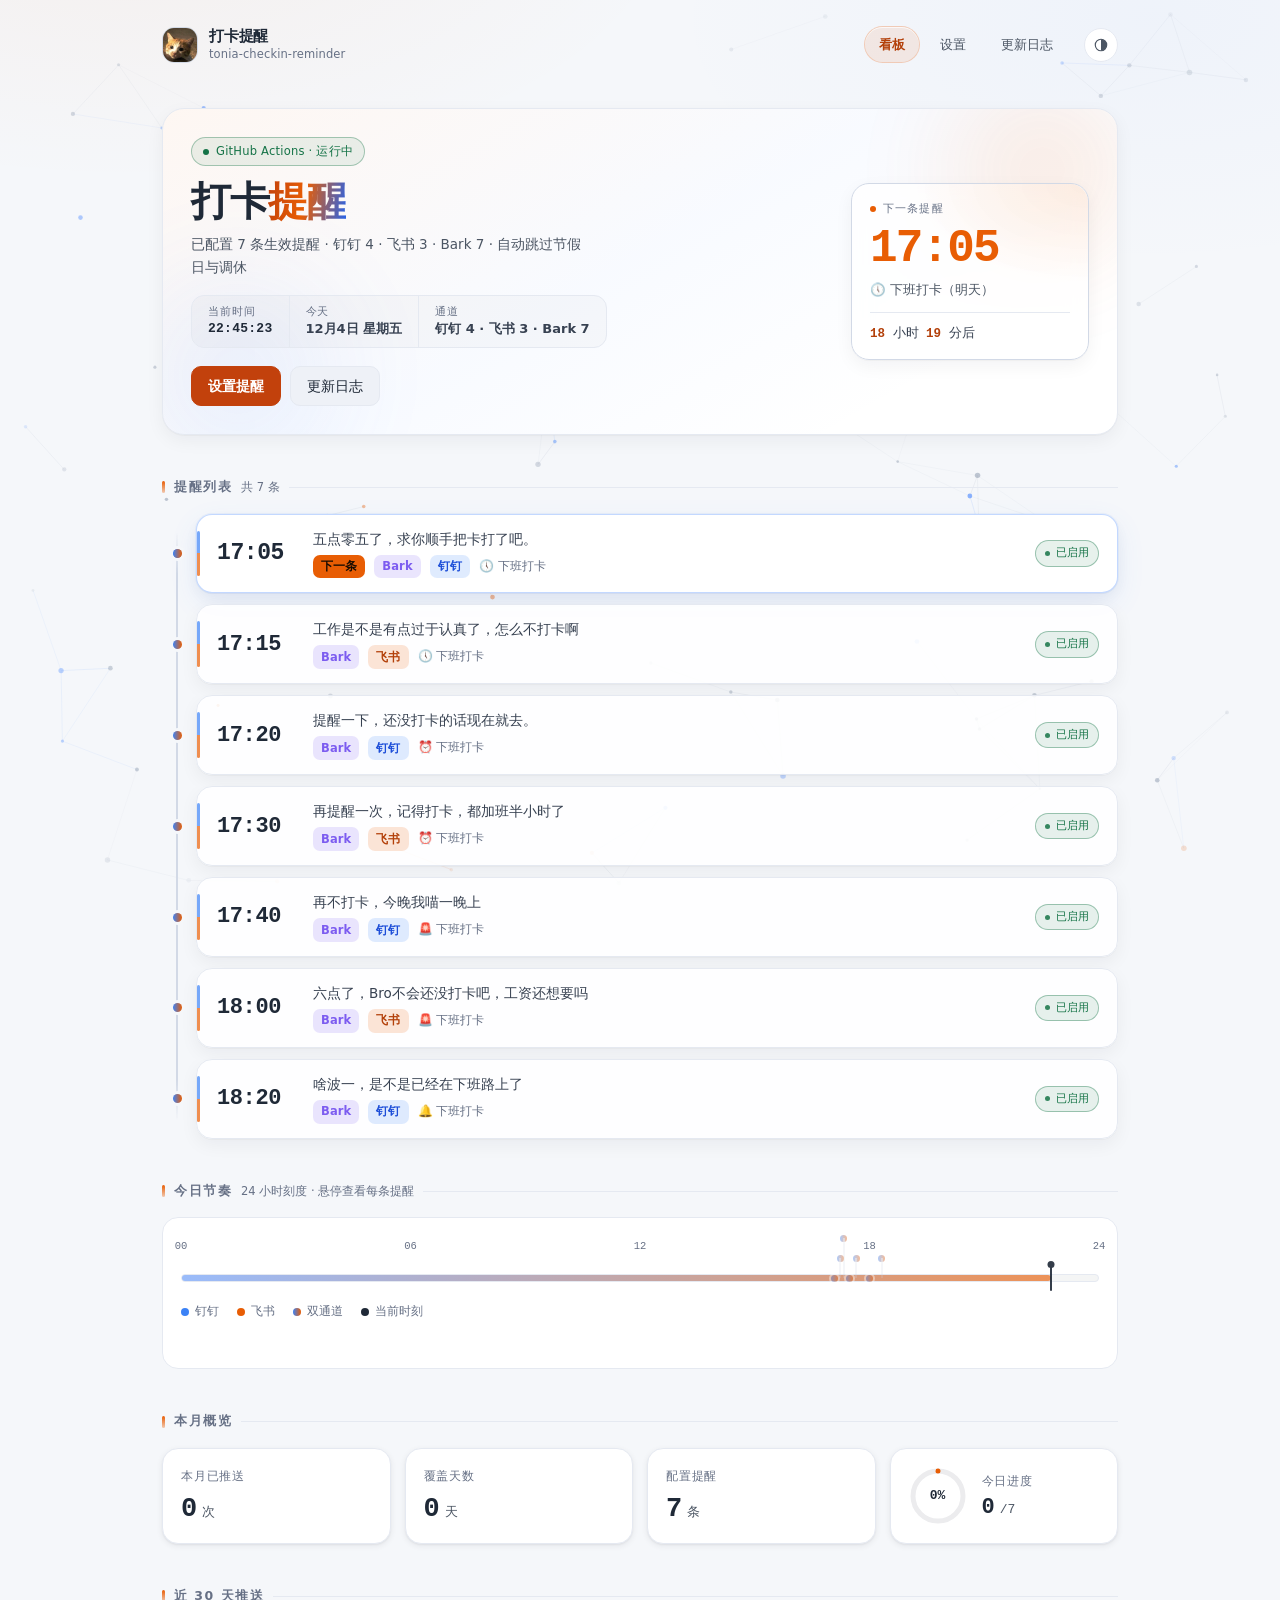
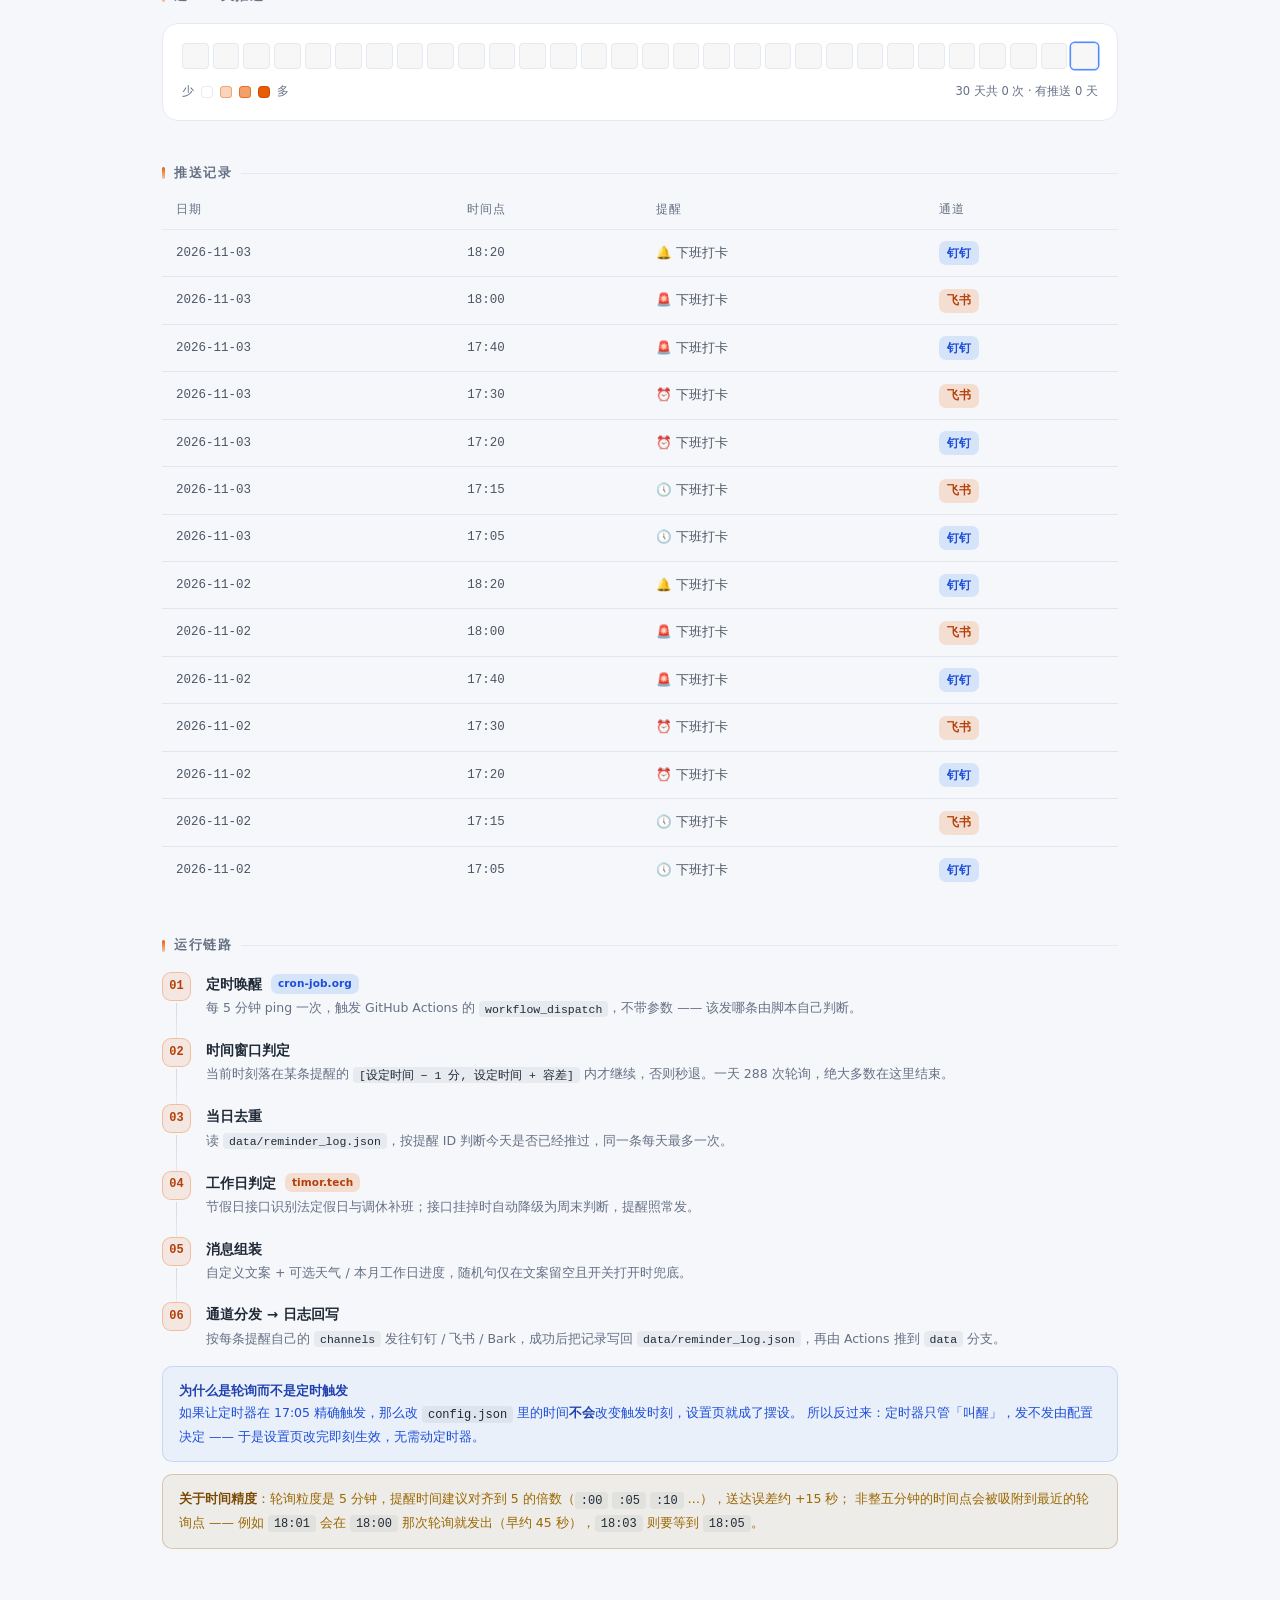
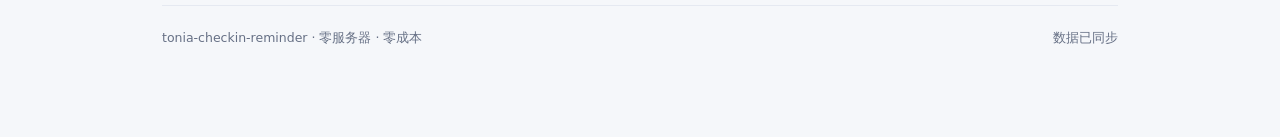
<file: index.html>
<!DOCTYPE html>
<html lang="zh-CN">
<head>
<meta charset="UTF-8">
<meta name="viewport" content="width=device-width, initial-scale=1.0">
<title>看板 · 打卡提醒</title>
<meta name="theme-color" content="#0b0f16">
<script>
/* 主题：必须在首帧前定好 data-theme —— 这段放在样式表与 body 之前，
   才能避免「先按浅色画一帧、再跳到深色」的闪色。
     data-theme      = 实际生效值（light | dark），CSS 只认它
     data-theme-mode = 用户选择（auto | light | dark），驱动切换按钮的图标 */
(function(){
  var mode = "auto", dark = false;
  try {
    var v = localStorage.getItem("tcr:theme");
    if (v === "light" || v === "dark" || v === "auto") mode = v;
  } catch (e) {}
  try { dark = matchMedia("(prefers-color-scheme: dark)").matches; } catch (e) {}
  var t = mode === "auto" ? (dark ? "dark" : "light") : mode;
  var r = document.documentElement;
  r.setAttribute("data-theme", t);
  r.setAttribute("data-theme-mode", mode);
  var m = document.querySelector('meta[name="theme-color"]');
  if (m) m.setAttribute("content", t === "dark" ? "#0b0f16" : "#f5f7fa");
})();
</script>
<link rel="icon" href="assets/icons/favicon.ico" sizes="any">
<link rel="icon" type="image/png" href="assets/icons/favicon-32.png" sizes="32x32">
<link rel="apple-touch-icon" href="assets/icons/apple-touch-icon.png">
<script>
/* 首帧幕布：进页先确认"是不是被导航过来的"，是就立刻挂 html.naving，
   让新页在【第一帧】就带着不透明幕布 —— 这是消除"内容闪现"的关键。 */
(function(){
  var on = false;
  try { on = sessionStorage.getItem("tcr:naving") === "1"; } catch (e) {}
  try { if (matchMedia("(prefers-reduced-motion: reduce)").matches) on = false; } catch (e) {}
  if (on) document.documentElement.className += " naving";
  /* 兜底：万一 app.js 挂了，3.5s 后无条件解锁，绝不让页面被永久遮住 */
  setTimeout(function(){ document.documentElement.classList.remove("naving"); }, 3500);
})();
</script>
<link rel="prefetch" href="settings.html">
<link rel="prefetch" href="changelog.html">
<script>document.documentElement.classList.add("fx-ready");window.__fxT=setTimeout(function(){document.documentElement.classList.remove("fx-ready")},1800);</script>
<link rel="stylesheet" href="assets/style.css">
<script src="assets/app.js" defer></script>
<style>
  .top-actions{display:flex;gap:9px;flex:none}

  /* ══════ 提醒列表：Timeline + Reminder Cards ══════════
     左侧一条极淡的竖向时间轴，每条提醒挂一个节点；节点颜色按「通道」取色，
     卡片自身的左侧 accent 线同样按通道着色（钉钉蓝 / 飞书橙）。
     轴与节点严格对中，靠两个硬数字：
       .rem-list{padding-left:34px} + .rem-list::before{left:14px;width:2px}
       → 轴心在列表内 15px 处
       .rem-row 的 padding box 从列表内 35px 起（34 + 1px 边框）
       → 节点 left:-26.5px，宽 13px，中心正好落在 35-20 = 15px
     改这两个数就得两个一起改，否则节点会从轴上漂走。

     ⚠️ 行上的 overflow 必须是 visible。
     卡片复用了全局辅助类 .stripe（style.css:420），而 .stripe 带 overflow:hidden
     —— 那是给 ::before 的 accent 线收边用的，代价是把 left:-26.5px 的节点整个裁掉。
     节点有正确的 background、位置也对、getBoundingClientRect 也正常，所以只看
     computed style 的断言查不出来，只有在截图里才看得到「导轨上光秃秃没有点」。
     现在的分工：行 overflow:visible 放节点出来；accent 线改用「完全落在圆角直线段内」
     的几何（left:0 + top/bottom:16px ≥ 卡片 border-radius 16px），不需要任何裁剪
     也不会戳出卡片外。改 accent 线的 inset 时必须保持 ≥ 卡片圆角，否则它会露到外面。 */

  .rem-list{
    position:relative;
    display:flex;flex-direction:column;gap:11px;
    padding-left:34px;
  }
  .rem-list::before{
    content:'';position:absolute;left:14px;top:18px;bottom:18px;width:2px;
    border-radius:2px;
    background:linear-gradient(180deg,
      rgba(var(--line-rgb),0),
      var(--line2) 7%,var(--line2) 93%,
      rgba(var(--line-rgb),0));
  }

  .rem-list .rem-row{
    position:relative;
    display:grid;grid-template-columns:76px minmax(0,1fr) auto;
    align-items:center;gap:20px;
    background:var(--card-glass);
    border:1px solid var(--line);border-radius:16px;
    box-shadow:var(--sh-soft);
    padding:14px 18px 14px 20px;
    /* 放节点出来（.stripe 的 overflow:hidden 会把它裁掉，见上方注释） */
    overflow:visible;
    --stub-rgb:var(--line-rgb);
    transition:transform .2s cubic-bezier(.22,.61,.36,1),
               border-color .2s,box-shadow .22s,background .2s;
  }
  /* 卡片左侧 accent 线（通道色）。几何刻意整体落在圆角直线段内：
     left:0（= 1px 边框的内侧）+ top/bottom:16px ≥ border-radius，于是不需要
     overflow 裁剪也不会戳出卡片。 */
  .rem-list .rem-row::before{
    content:'';position:absolute;left:0;top:16px;bottom:16px;width:3px;
    border-radius:3px;background:var(--line2);opacity:.7;
    transition:opacity .2s,box-shadow .22s;
  }
  .rem-list .rem-row.dt::before{background:var(--dt);--stub-rgb:var(--dt-rgb)}
  .rem-list .rem-row.fs::before{background:var(--fs);--stub-rgb:var(--accent-rgb)}
  .rem-list .rem-row.both::before{
    background:linear-gradient(180deg,var(--dt) 50%,var(--fs) 50%);
    --stub-rgb:var(--blue-rgb);
  }
  .rem-list .rem-row:hover{
    transform:translateX(3px);
    background:var(--bg2);
    border-color:var(--line2);
    box-shadow:var(--sh-hover);
  }
  /* accent 线 hover 提亮；光晕跟着该行的通道色，别让蓝线的卡片亮橙光 */
  .rem-list .rem-row:hover::before{opacity:1;box-shadow:0 0 10px rgba(var(--stub-rgb),.35)}

  /* 时间轴节点。外圈用 --bg 描一圈，把导轨在节点处断开。
     节点取「通道色」而不是按下标机械交替 —— 下标交替在实际数据下会出现
     「蓝线的卡片挂橙点、橙线的卡片挂蓝点」这种反相关，看着像写错了；
     按通道取色既语义正确，当前这份钉钉/飞书交替的数据本来就呈现出橙蓝相间的节奏。 */
  .rem-node{
    position:absolute;left:-26.5px;top:50%;width:13px;height:13px;
    margin-top:-6.5px;pointer-events:none;
    --node:var(--accent);--node-solid:var(--accent);
  }
  .rem-node::after{
    content:'';position:absolute;inset:2px;border-radius:50%;
    background:var(--node);
    box-shadow:0 0 0 3px var(--bg);
    transition:transform .2s cubic-bezier(.22,.61,.36,1);
  }
  .rem-row.dt .rem-node{--node:var(--dt);--node-solid:var(--dt)}
  .rem-row.fs .rem-node{--node:var(--fs);--node-solid:var(--fs)}
  .rem-row.both .rem-node{
    --node:linear-gradient(90deg,var(--dt),var(--fs));
    --node-solid:var(--dt);   /* 渐变不能当 border-color，脉冲环单取一色 */
  }
  .rem-row.off .rem-node::after{opacity:.45}
  .rem-row:hover .rem-node::after{transform:scale(1.22)}

  .rem-time{
    font-family:var(--mono);font-size:22px;font-weight:700;line-height:1.15;
    letter-spacing:-.018em;font-variant-numeric:tabular-nums;
    transition:color .2s;
  }
  .rem-row.dt .rem-time{color:var(--dt)}
  .rem-row.fs .rem-time{color:var(--accent)}
  .rem-row.both .rem-time{color:var(--txt)}
  .rem-row.off .rem-time{color:var(--dim3)}

  .rem-body{min-width:0}
  .rem-msg{
    font-size:13.5px;font-weight:500;color:var(--txt2);line-height:1.55;
    margin-bottom:5px;overflow:hidden;text-overflow:ellipsis;white-space:nowrap;
  }
  .rem-meta{
    font-size:12px;color:var(--dim2);
    display:flex;align-items:center;gap:9px;flex-wrap:wrap;
  }

  /* 下一条：比其余条亮一档 —— 通道色淡光晕 + 节点 pulse，
     但刻意不做报警感（无闪烁、无高饱和底） */
  .rem-row.is-next{
    --glow-rgb:var(--accent-rgb);
    background:var(--bg2);
    border-color:rgba(var(--glow-rgb),.34);
    box-shadow:
      0 0 0 1px rgba(var(--glow-rgb),.07),
      0 10px 28px rgba(var(--glow-rgb),.10),
      var(--sh-soft);
  }
  .rem-row.is-next.dt{--glow-rgb:var(--dt-rgb)}
  .rem-row.is-next.fs{--glow-rgb:var(--accent-rgb)}
  .rem-row.is-next.both{--glow-rgb:var(--blue-rgb)}
  .rem-row.is-next .rem-time{font-size:23px}
  .rem-row.is-next .rem-node::before{
    content:'';position:absolute;inset:2px;border-radius:50%;
    border:1.5px solid var(--node-solid);
    animation:nodePulse 2.8s ease-out infinite;
  }
  @keyframes nodePulse{
    0%{transform:scale(.9);opacity:.55}
    70%{transform:scale(2.2);opacity:0}
    100%{transform:scale(2.2);opacity:0}
  }
  .tag.next-tag{color:#180c02;background:var(--accent);font-weight:650}

  .flow-title{font-size:13.5px;font-weight:600;margin-bottom:4px}

  /* 启用状态带一个小圆点，比纯文字更快扫到 */
  .rem-list .pill{display:inline-flex;align-items:center;gap:6px}
  .rem-list .pill::before{
    content:'';width:5px;height:5px;border-radius:50%;
    background:currentColor;flex:none;opacity:.85;
  }
  /* 骨架屏不属于时间轴，别跟着缩进 */
  .rem-list>.sk-card{margin-left:-34px;margin-bottom:0}

  @media (prefers-reduced-motion: reduce){
    .rem-row.is-next .rem-node::before{display:none}
    .rem-list .rem-row:hover{transform:none}
  }

  /* 窄屏：导轨与节点一起左移，卡片保留全部信息（文案改为换行而不是截断） */
  @media(max-width:620px){
    .rem-list{padding-left:24px}
    .rem-list::before{left:10px}
    .rem-node{left:-20.5px}
    .rem-list .rem-row{
      grid-template-columns:60px minmax(0,1fr) auto;
      gap:13px;padding:13px 14px 13px 15px;
    }
    .rem-time{font-size:19px}
    .rem-row.is-next .rem-time{font-size:20px}
    .rem-msg{white-space:normal}
  }
</style>
</head>
<body>
<!-- 转场幕布：内联在此，被导航过来时【首帧】即盖住内容，样式见 style.css -->
<div id="px-veil" class="px-veil" aria-hidden="true">
  <div class="px-veil-box">
    <div class="px-logo"><img src="assets/icons/avatar-128.png" alt="" width="56" height="56" decoding="async"><span class="px-ring"></span></div>
    <div class="px-veil-txt"><span id="px-veil-label">正在打开看板</span><span class="px-dots"><i></i><i></i><i></i></span></div>
    <div class="px-track"><i></i></div>
  </div>
</div>
<div class="wrap">

  <!-- 左侧页内锚点：内容由 HTML 里带 data-toc 的元素自动生成，样式见 style.css -->
  <nav class="px-toc" id="px-toc" data-title="本页内容" aria-label="页内导航"></nav>

  <nav class="nav">
    <a class="brand" href="index.html">
      <img src="assets/icons/avatar-128.png" alt="鱼丸">
      <span class="brand-txt">
        <b>打卡提醒</b>
        <span>tonia-checkin-reminder</span>
      </span>
    </a>
    <div class="nav-links">
      <a href="index.html" class="active">看板</a>
      <a href="settings.html">设置</a>
      <a href="changelog.html">更新日志</a>
    </div>
    <button type="button" class="theme-btn" id="theme-btn" title="主题：跟随系统" aria-label="切换主题">
      <svg class="tb tb-auto" viewBox="0 0 24 24" aria-hidden="true"><circle cx="12" cy="12" r="8.6"/><path class="tb-fill" d="M12 3.4a8.6 8.6 0 0 1 0 17.2Z"/></svg>
      <svg class="tb tb-light" viewBox="0 0 24 24" aria-hidden="true"><circle cx="12" cy="12" r="4.2"/><path d="M12 3.6v2.2M12 18.2v2.2M3.6 12h2.2M18.2 12h2.2M7.6 7.6 6.1 6.1M16.4 7.6 17.9 6.1M7.6 16.4 6.1 17.9M16.4 16.4 17.9 17.9"/></svg>
      <svg class="tb tb-dark" viewBox="0 0 24 24" aria-hidden="true"><path d="M20.7 14.6A8.7 8.7 0 1 1 9.4 3.3a7 7 0 0 0 11.3 11.3Z"/></svg>
    </button>
  </nav>

  <div class="hero" id="s-overview" data-toc="概览">
    <span class="hero-glow og" aria-hidden="true"></span>
    <span class="hero-glow bg" aria-hidden="true"></span>
    <div class="hero-body">
      <div class="badge live"><span class="dot"></span> GitHub Actions · 运行中</div>
      <h1>打卡<span class="grad">提醒</span></h1>
      <p class="sub" id="sub-line">工作日定时推送打卡提醒 · 钉钉 + 飞书 · 自动跳过节假日与调休</p>
      <div class="hero-when">
        <div class="hw"><span class="hw-k">当前时间</span><b class="hw-v mono" id="clock">--:--:--</b></div>
        <div class="hw"><span class="hw-k">今天</span><b class="hw-v" id="today-txt">—</b></div>
        <div class="hw"><span class="hw-k">通道</span><b class="hw-v" id="ch-txt">—</b></div>
      </div>
      <div class="top-actions" style="margin-top:18px">
        <a class="btn primary" href="settings.html">设置提醒</a>
        <a class="btn" href="changelog.html">更新日志</a>
      </div>
    </div>
    <div class="next" id="next-card">
      <div class="next-k"><span class="next-dot"></span>下一条提醒</div>
      <div class="next-v" id="next-time">--:--</div>
      <div class="next-lb" id="next-label">正在加载…</div>
      <div class="next-cd" id="next-cd">—</div>
    </div>
  </div>

  <h2 id="s-rem" data-toc="提醒列表">提醒列表 <span class="h2-note" id="rem-note"></span></h2>
  <div class="rem-list" id="rem-list">
    <div class="sk-card"><div class="sk" style="width:56%;height:34px"></div><div class="sk" style="width:88%;height:16px"></div></div>
    <div class="sk-card"><div class="sk" style="width:56%;height:34px"></div><div class="sk" style="width:88%;height:16px"></div></div>
  </div>

  <h2 id="s-rhythm" data-toc="今日节奏">今日节奏 <span class="h2-note">24 小时刻度 · 悬停查看每条提醒</span></h2>
  <div class="tl" id="tl">
    <div class="tl-scale">
      <span style="left:0%">00</span>
      <span style="left:25%">06</span>
      <span style="left:50%">12</span>
      <span style="left:75%">18</span>
      <span style="left:100%">24</span>
    </div>
    <div class="tl-rail" id="tl-rail">
      <div class="tl-fill" id="tl-fill"></div>
      <div class="tl-now" id="tl-now" style="left:0%"></div>
    </div>
    <div class="tl-legend">
      <span><i style="background:var(--dt)"></i>钉钉</span>
      <span><i style="background:var(--fs)"></i>飞书</span>
      <span><i style="background:linear-gradient(90deg,var(--dt),var(--fs))"></i>双通道</span>
      <span><i style="background:var(--txt)"></i>当前时刻</span>
    </div>
  </div>

  <h2 id="s-month" data-toc="本月概览">本月概览</h2>
  <div class="stats">
    <div class="stat">
      <div class="stat-label">本月已推送</div>
      <div class="stat-val" id="s-count">0<small>次</small></div>
    </div>
    <div class="stat">
      <div class="stat-label">覆盖天数</div>
      <div class="stat-val" id="s-days">0<small>天</small></div>
    </div>
    <div class="stat">
      <div class="stat-label">配置提醒</div>
      <div class="stat-val" id="s-total">0<small>条</small></div>
    </div>
    <div class="stat ring-stat">
      <div class="ring">
        <svg width="58" height="58" viewBox="0 0 58 58">
          <circle class="bgc" cx="29" cy="29" r="25"></circle>
          <circle class="fgc" id="ring-fg" cx="29" cy="29" r="25"
                  stroke-dasharray="157.08" stroke-dashoffset="157.08"></circle>
        </svg>
        <b id="ring-txt">0%</b>
      </div>
      <div>
        <div class="stat-label" style="margin-bottom:5px">今日进度</div>
        <div class="stat-val" id="s-today" style="font-size:22px">0<small>/0</small></div>
      </div>
    </div>
  </div>

  <h2 id="s-heat" data-toc="近 30 天推送">近 30 天推送</h2>
  <div class="heat-wrap">
    <div class="heat" id="heat"></div>
    <div class="heat-legend">
      <span>少</span>
      <i></i>      <i style="background:rgba(var(--accent-rgb),.26);border-color:rgba(var(--accent-rgb),.4)"></i>
      <i style="background:rgba(var(--accent-rgb),.58);border-color:rgba(var(--accent-rgb),.72)"></i>
      <i style="background:var(--accent);border-color:var(--accent-hover)"></i>
      <span>多</span>
      <span style="margin-left:auto" id="heat-note"></span>
    </div>
  </div>

  <h2 id="s-log" data-toc="推送记录">推送记录</h2>
  <div id="log-box">
    <table>
      <thead><tr><th>日期</th><th>时间点</th><th>提醒</th><th>通道</th></tr></thead>
      <tbody id="log-body"></tbody>
    </table>
  </div>

  <h2 id="s-flow" data-toc="运行链路">运行链路</h2>
  <div class="steps">
    <div class="step">
      <div class="step-n">01</div>
      <div class="step-b">
        <div class="step-t">定时唤醒<span class="tag dt">cron-job.org</span></div>
        <div class="step-d">每 5 分钟 ping 一次，触发 GitHub Actions 的 <code>workflow_dispatch</code>，不带参数 —— 该发哪条由脚本自己判断。</div>
      </div>
    </div>
    <div class="step">
      <div class="step-n">02</div>
      <div class="step-b">
        <div class="step-t">时间窗口判定</div>
        <div class="step-d">当前时刻落在某条提醒的 <code>[设定时间 − 1 分, 设定时间 + 容差]</code> 内才继续，否则秒退。一天 288 次轮询，绝大多数在这里结束。</div>
      </div>
    </div>
    <div class="step">
      <div class="step-n">03</div>
      <div class="step-b">
        <div class="step-t">当日去重</div>
        <div class="step-d">读 <code>data/reminder_log.json</code>，按提醒 ID 判断今天是否已经推过，同一条每天最多一次。</div>
      </div>
    </div>
    <div class="step">
      <div class="step-n">04</div>
      <div class="step-b">
        <div class="step-t">工作日判定<span class="tag fs">timor.tech</span></div>
        <div class="step-d">节假日接口识别法定假日与调休补班；接口挂掉时自动降级为周末判断，提醒照常发。</div>
      </div>
    </div>
    <div class="step">
      <div class="step-n">05</div>
      <div class="step-b">
        <div class="step-t">消息组装</div>
        <div class="step-d">自定义文案 + 可选天气 / 本月工作日进度，随机句仅在文案留空且开关打开时兜底。</div>
      </div>
    </div>
    <div class="step">
      <div class="step-n">06</div>
      <div class="step-b">
        <div class="step-t">通道分发 → 日志回写</div>
        <div class="step-d">按每条提醒自己的 <code>channels</code> 发往钉钉 / 飞书 / Bark，成功后把记录写回 <code>data/reminder_log.json</code>，再由 Actions 推到 <code>data</code> 分支。</div>
      </div>
    </div>
  </div>

  <div class="note info" style="margin-top:16px">
    <b>为什么是轮询而不是定时触发</b><br>
    如果让定时器在 17:05 精确触发，那么改 <code>config.json</code> 里的时间<b>不会</b>改变触发时刻，设置页就成了摆设。
    所以反过来：定时器只管「叫醒」，发不发由配置决定 —— 于是设置页改完即刻生效，无需动定时器。
  </div>

  <div class="note" style="margin-top:12px">
    <b>关于时间精度</b>：轮询粒度是 5 分钟，提醒时间建议对齐到 5 的倍数（<code>:00</code> <code>:05</code> <code>:10</code> …），送达误差约 +15 秒；
    非整五分钟的时间点会被吸附到最近的轮询点 —— 例如 <code>18:01</code> 会在 <code>18:00</code> 那次轮询就发出（早约 45 秒），<code>18:03</code> 则要等到 <code>18:05</code>。
  </div>

  <footer>
    <span>tonia-checkin-reminder · 零服务器 · 零成本</span>
    <span id="load-hint">正在加载数据…</span>
  </footer>

</div>

<script>
const CH_LABEL = {dingtalk: "钉钉", feishu: "飞书", bark: "Bark"};
const CH_CLS   = {dingtalk: "dt", feishu: "fs", bark: "bk"};
const chCls = c => CH_CLS[c] || "dt";

const FALLBACK = {
  reminders: [
    {id:"dt-1705", enabled:true, channels:["dingtalk"], time:"17:05", label:"下班打卡", emoji:"🕔", message:"五点零五了，顺手把卡打了吧，别留到最后一刻。"},
    {id:"fs-1715", enabled:true, channels:["feishu"],   time:"17:15", label:"下班打卡", emoji:"🕔", message:"该打卡了，别忘了。"},
    {id:"dt-1720", enabled:true, channels:["dingtalk"], time:"17:20", label:"下班打卡", emoji:"⏰", message:"提醒一下，还没打卡的话现在就去。"}
  ]
};

const esc = s => String(s == null ? "" : s)
  .replace(/&/g, "&amp;").replace(/</g, "&lt;").replace(/>/g, "&gt;");

const toMin = t => {
  const p = String(t || "").split(":");
  const h = parseInt(p[0], 10), m = parseInt(p[1], 10);
  return (isNaN(h) || isNaN(m)) ? null : h * 60 + m;
};

/* 本地日期（不能用 toISOString —— 那是 UTC，东八区凌晨会算成前一天） */
const ymdLocal = d => d.getFullYear() + "-"
  + String(d.getMonth() + 1).padStart(2, "0") + "-"
  + String(d.getDate()).padStart(2, "0");

let CFG = FALLBACK;
let LOG = { history: [] };

async function loadJSON(path){
  try{
    const r = await fetch(path + "?t=" + Date.now(), {cache:"no-store"});
    if(!r.ok) throw new Error(r.status);
    return await r.json();
  }catch(e){ return null; }
}

/* 运行日志不跟源码混在一起 —— 它存在 data 分支，每次只有一个快照提交，
   main 上的提交历史因此保持干净。分支还没建好时退回本地同目录文件。 */
const DATA_BASE = "https://raw.githubusercontent.com/ToniaXuu/tonia-checkin-reminder/data/";

async function loadLog(){
  // 远端日志加 6 秒超时：data 分支还没建、或网络不好时，别把整页卡在等它上
  try{
    const ac = new AbortController();
    const timer = setTimeout(() => ac.abort(), 6000);
    const r = await fetch(DATA_BASE + "reminder_log.json?t=" + Date.now(),
                          {cache:"no-store", signal: ac.signal});
    clearTimeout(timer);
    if(r.ok){
      const j = await r.json();
      if(j && Array.isArray(j.history)) return j;
    }
  }catch(e){ /* 超时或 404 —— 走本地回退 */ }
  return await loadJSON("data/reminder_log.json");
}

/* ══════════ 提醒列表 ══════════ */

function sortedReminders(){
  return (CFG.reminders || []).slice()
    .sort((a, b) => String(a.time || "").localeCompare(String(b.time || "")));
}

function renderReminders(){
  const list = sortedReminders();
  const box = document.getElementById("rem-list");

  if(!list.length){
    box.innerHTML = '<div class="empty">还没有配置任何提醒</div>';
    return;
  }

  const dt = list.filter(r => (r.channels || []).includes("dingtalk")).length;
  const fs = list.filter(r => (r.channels || []).includes("feishu")).length;
  const bk = list.filter(r => (r.channels || []).includes("bark")).length;
  const on = list.filter(r => r.enabled !== false).length;
  const chSummary = [`钉钉 ${dt}`, `飞书 ${fs}`];
  if(bk) chSummary.push(`Bark ${bk}`);
  document.getElementById("sub-line").textContent =
    `已配置 ${on} 条生效提醒 · ${chSummary.join(" · ")} · 自动跳过节假日与调休`;
  document.getElementById("ch-txt").textContent = chSummary.join(" · ");
  document.getElementById("rem-note").textContent = `共 ${list.length} 条`;

  const nx = nextOf(list, new Date());

  box.innerHTML = list.map(r => {
    const chs = r.channels || ["dingtalk"];
    const cls = chs.length > 1 ? "both" : chCls(chs[0]);
    const off = r.enabled === false ? " off" : "";
    const tags = chs.map(c =>
      `<span class="tag ${chCls(c)}">${CH_LABEL[c] || c}</span>`).join("");
    const msg = (r.message || "").trim() || "<span style='color:var(--dim2)'>（无自定义文案）</span>";
    const isNext = (nx && nx.r === r && r.enabled !== false) ? " is-next" : "";
    const nextTag = isNext ? '<span class="tag next-tag">下一条</span>' : "";
    return `<div class="rem-row stripe ${cls}${off}${isNext} fade-up">
      <span class="rem-node" aria-hidden="true"></span>
      <div class="rem-time">${esc(r.time || "--:--")}</div>
      <div class="rem-body">
        <div class="rem-msg">${msg}</div>
        <div class="rem-meta">${nextTag}${tags}<span>${esc(r.emoji || "🔔")} ${esc(r.label || "提醒")}</span></div>
      </div>
      <span class="pill ${r.enabled === false ? "off" : "on"}">${r.enabled === false ? "已停用" : "已启用"}</span>
    </div>`;
  }).join("");
}

/** 每分钟只更新「下一条」高亮，不整表重绘（避免闪动） */
function markNext(){
  const list = sortedReminders();
  const nx = nextOf(list, new Date());
  const rows = document.querySelectorAll("#rem-list .rem-row");
  Array.prototype.forEach.call(rows, (el, i) => {
    const hit = !!(nx && list[i] && nx.r === list[i] && list[i].enabled !== false);
    el.classList.toggle("is-next", hit);
    const meta = el.querySelector(".rem-meta");
    const old = meta && meta.querySelector(".next-tag");
    if(hit && meta && !old) meta.insertAdjacentHTML("afterbegin", '<span class="tag next-tag">下一条</span>');
    if(!hit && old) old.remove();
  });
}

/* ══════════ 今日节奏时间轴 ══════════ */

function renderTimeline(){
  const rail = document.getElementById("tl-rail");
  // 清掉旧 pin
  Array.prototype.slice.call(rail.querySelectorAll(".tl-pin")).forEach(n => n.remove());

  const list = sortedReminders();
  const items = list.map(r => {
    const m = toMin(r.time);
    if(m === null) return null;
    const chs = r.channels || ["dingtalk"];
    return {
      r,
      pos: m / 1440 * 100,
      // chs 只当 CSS 类名用（tl-pin dt / fs / both），标签另算 ——
      // CH_LABEL 的键是原始通道名，拿缩写码去查会得到 undefined（曾据此打出「17:15 · undefined」）
      chs: chs.length > 1 ? "both" : chCls(chs[0]),
      chLabel: chs.map(c => CH_LABEL[c] || c).join("+") || "钉钉",
      on: r.enabled !== false
    };
  }).filter(Boolean).sort((a, b) => a.pos - b.pos);

  // 同一轨道上相隔不足 1.5% 的提醒向上错层，避免挤在一起看不清
  const laneEnd = [];
  items.forEach(it => {
    let L = 0;
    while(laneEnd[L] !== undefined && it.pos - laneEnd[L] < 1.5) L++;
    laneEnd[L] = it.pos;
    it.lane = L;
  });

  const nowMin = new Date().getHours() * 60 + new Date().getMinutes();
  items.forEach(it => {
    const b = document.createElement("button");
    b.type = "button";
    b.className = "tl-pin " + it.chs + (it.on ? "" : " off") + ((toMin(it.r.time) <= nowMin) ? " past" : "");
    b.style.left = it.pos + "%";
    b.style.setProperty("--lane", it.lane);
    b.innerHTML = `<span class="tl-tip"><b>${esc(it.r.time)}</b> · ${esc(it.chLabel)} · ${esc(it.r.label || "提醒")}</span>`;
    rail.appendChild(b);
  });
}

function tickNow(){
  const now = new Date();
  const m = now.getHours() * 60 + now.getMinutes() + now.getSeconds() / 60;
  const pct = m / 1440 * 100;
  document.getElementById("tl-now").style.left = pct + "%";
  document.getElementById("tl-fill").style.width = pct + "%";
  document.getElementById("clock").textContent =
    [now.getHours(), now.getMinutes(), now.getSeconds()].map(n => String(n).padStart(2, "0")).join(":");
}

/* ══════════ 下一条提醒倒计时 ══════════ */

function nextOf(list, now){
  const cur = now.getHours() * 60 + now.getMinutes() * 1 + now.getSeconds() / 60;
  const sorted = list.filter(r => r.enabled !== false && toMin(r.time) !== null)
    .slice().sort((a, b) => toMin(a.time) - toMin(b.time));
  for (const r of sorted){
    const t = toMin(r.time);
    if (t >= cur) return { r, inMin: t - cur, tomorrow: false };
  }
  if(!sorted.length) return null;
  return { r: sorted[0], inMin: 1440 - cur + toMin(sorted[0].time), tomorrow: true };
}

function tickNext(){
  const nx = nextOf(sortedReminders(), new Date());
  const card = document.getElementById("next-card");
  if(!nx){
    document.getElementById("next-time").textContent = "--:--";
    document.getElementById("next-label").textContent = "暂无启用的提醒";
    document.getElementById("next-cd").textContent = "—";
    card.classList.add("sub-v");
    return;
  }
  card.classList.remove("sub-v");
  document.getElementById("next-time").textContent = nx.r.time || "--:--";
  document.getElementById("next-label").textContent =
    (nx.r.emoji || "🔔") + " " + (nx.r.label || "提醒") + (nx.tomorrow ? "（明天）" : "");
  const total = Math.max(0, Math.round(nx.inMin * 60));
  const h = Math.floor(total / 3600), mi = Math.floor((total % 3600) / 60), se = total % 60;
  document.getElementById("next-cd").innerHTML =
    h > 0 ? `<b>${h}</b> 小时 <b>${mi}</b> 分后` : `<b>${mi}</b> 分 <b>${se}</b> 秒后`;
}

/* ══════════ 统计 / 热力图 / 记录 ══════════ */

function monthHistory(){
  const now = new Date();
  const ymd = now.getFullYear() + "-" + String(now.getMonth() + 1).padStart(2, "0");
  return (LOG.history || []).filter(h => (h.date || "").startsWith(ymd));
}

function renderStats(){
  const month = monthHistory();
  const days = new Set(month.map(h => h.date)).size;
  const total = sortedReminders().length;

  const todayKey = ymdLocal(new Date());
  const todayPushed = new Set(month.filter(h => h.date === todayKey).map(h => h.rid)).size;
  const todayOn = sortedReminders().filter(r => r.enabled !== false).length;

  const cu = (window.PFX && PFX.countUp) ? PFX.countUp : (el, v, u) => { el.innerHTML = v + (u ? "<small>" + u + "</small>" : ""); };
  cu(document.getElementById("s-count"), month.length, "次");
  cu(document.getElementById("s-days"), days, "天");
  cu(document.getElementById("s-total"), total, "条");

  const pct = todayOn ? Math.min(100, Math.round(todayPushed / todayOn * 100)) : 0;
  document.getElementById("s-today").innerHTML = todayPushed + "<small>/" + todayOn + "</small>";
  const C = 2 * Math.PI * 25;
  const fg = document.getElementById("ring-fg");
  fg.setAttribute("stroke-dashoffset", String(C * (1 - pct / 100)));
  document.getElementById("ring-txt").textContent = pct + "%";
}

function renderHeat(){
  const box = document.getElementById("heat");
  const count = {};
  (LOG.history || []).forEach(h => { count[h.date] = (count[h.date] || 0) + 1; });

  const today = new Date();
  const todayKey = ymdLocal(today);
  let html = "", total = 0, active = 0;

  for(let i = 29; i >= 0; i--){
    const d = new Date(today.getFullYear(), today.getMonth(), today.getDate() - i);
    const key = ymdLocal(d);
    const c = count[key] || 0;
    if(c) { active++; total += c; }
    const lv = c === 0 ? "" : (c <= 2 ? " l1" : (c <= 4 ? " l2" : " l3"));
    const wd = ["日","一","二","三","四","五","六"][d.getDay()];
    html += `<i class="${(key === todayKey ? "today" : "") + lv}" title="${d.getMonth() + 1}月${d.getDate()}日 周${wd} · ${c ? c + " 次推送" : "无推送"}"></i>`;
  }
  box.innerHTML = html;
  document.getElementById("heat-note").textContent =
    `30 天共 ${total} 次 · 有推送 ${active} 天`;
}

function renderLog(){
  const hist = (LOG.history || []).slice().reverse();
  const body = document.getElementById("log-body");
  const box = document.getElementById("log-box");

  if(!hist.length){
    box.innerHTML = '<div class="empty">还没有推送记录 —— 首次运行后这里会自动出现数据</div>';
    return;
  }

  const labelOf = rid => {
    const r = (CFG.reminders || []).find(x => x.id === rid);
    return r ? `${r.emoji || ""} ${r.label || "提醒"}`.trim() : (rid || "—");
  };

  body.innerHTML = hist.slice(0, 14).map(h => {
    const chs = (h.channels || []).map(c =>
      `<span class="tag ${chCls(c)}">${CH_LABEL[c] || c}</span>`).join(" ") || "—";
    const ago = (window.PFX && PFX.timeAgo) ? PFX.timeAgo(h.ts) : "";
    return `<tr class="fade-up">
      <td class="mono">${esc(h.date || "—")}${ago ? `<span class="ago">${esc(ago)}</span>` : ""}</td>
      <td class="mono">${esc(h.time || h.rid || "—")}</td>
      <td class="ch">${esc(labelOf(h.rid))}</td>
      <td>${chs}</td>
    </tr>`;
  }).join("");
}

/* ══════════ 启动 ══════════ */

(async () => {
  const [cfgRaw, logRaw] = await Promise.all([
    loadJSON("config.json"),
    loadLog()
  ]);
  CFG = cfgRaw || FALLBACK;
  LOG = logRaw || { history: [] };

  const wk = ["日","一","二","三","四","五","六"];
  const d = new Date();
  document.getElementById("today-txt").textContent =
    `${d.getMonth() + 1}月${d.getDate()}日 星期${wk[d.getDay()]}`;

  renderReminders();
  renderTimeline();
  renderStats();
  renderHeat();
  renderLog();

  tickNow();
  tickNext();
  setInterval(tickNow, 1000);
  setInterval(tickNext, 1000);
  // 每分钟刷新时间轴（已过 / 未到）与列表里的「下一条」标记
  setInterval(() => { renderTimeline(); markNext(); }, 60000);

  document.getElementById("load-hint").textContent =
    (cfgRaw && logRaw) ? "数据已同步" : "本地预览模式（未读取到实时数据）";

  if(window.PFX){ PFX.stagger(); PFX.reveal(); }
})();
</script>
</body>
</html>
</file>
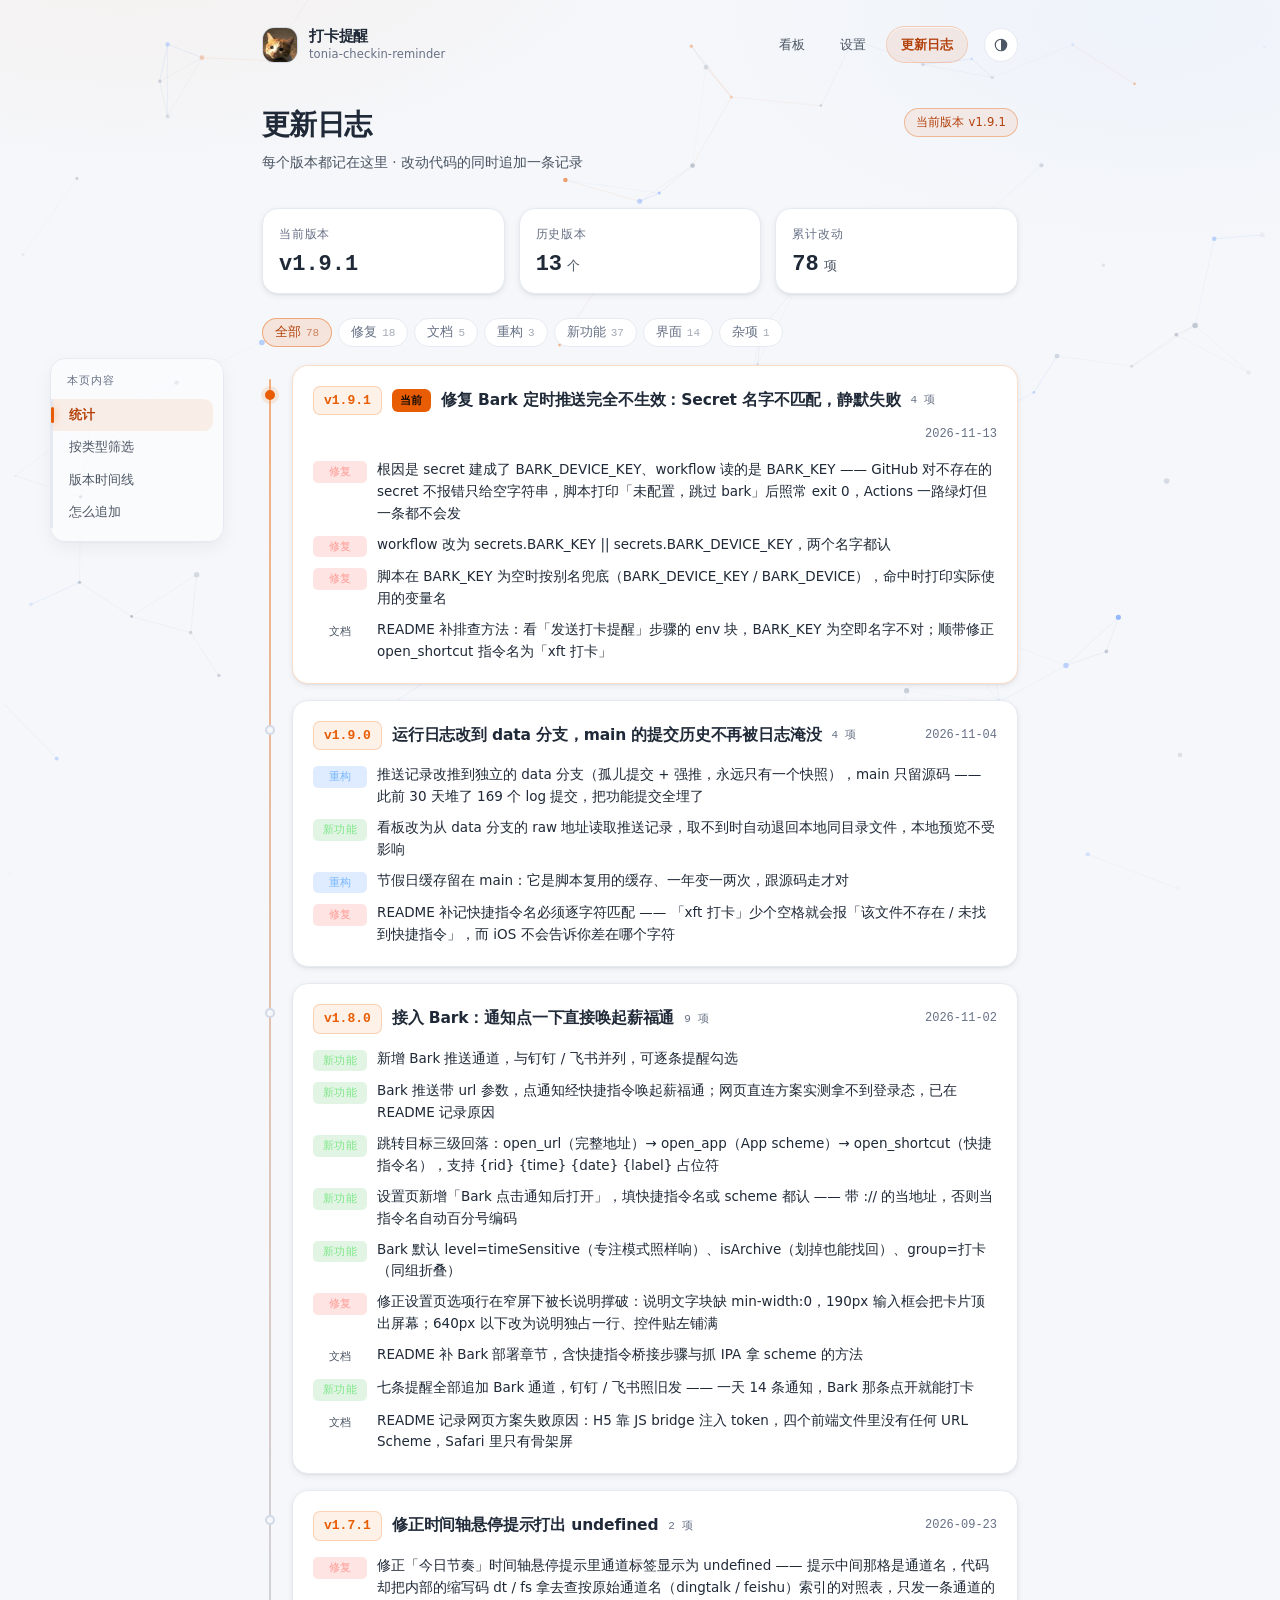
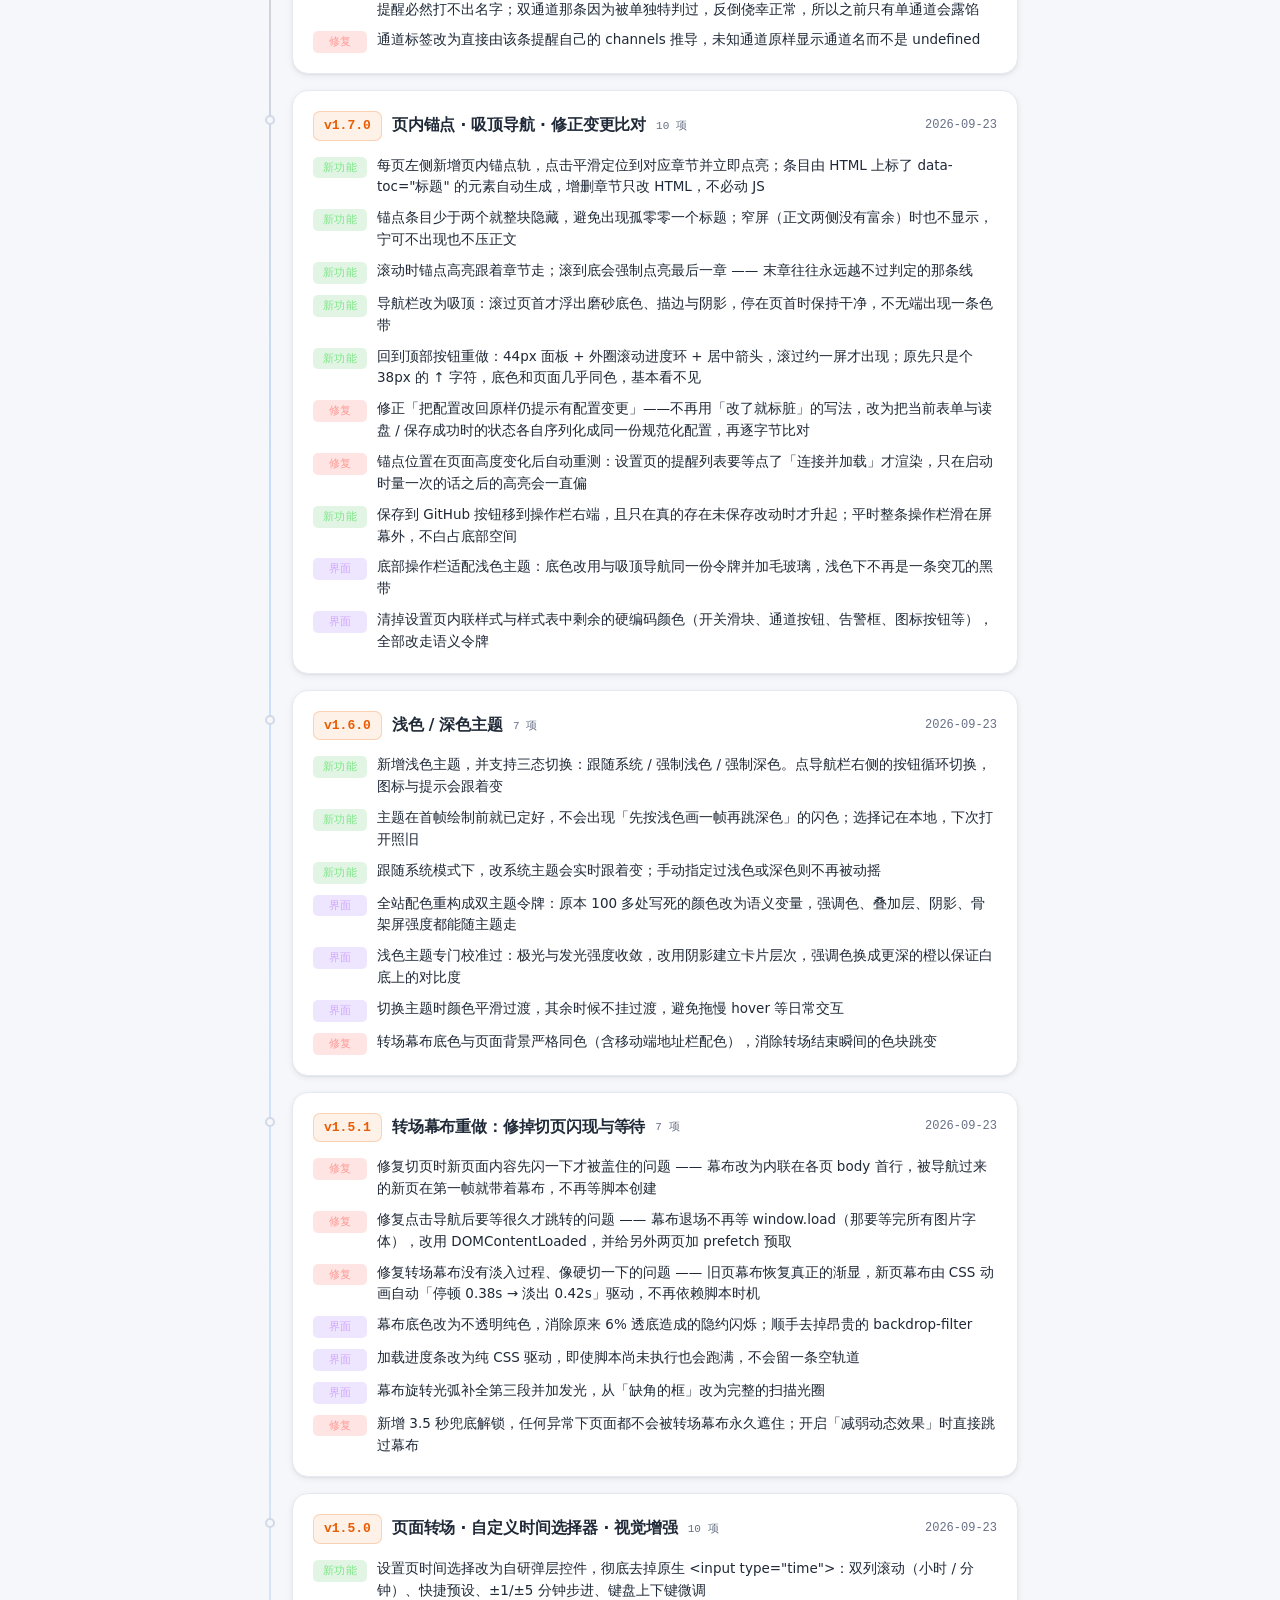
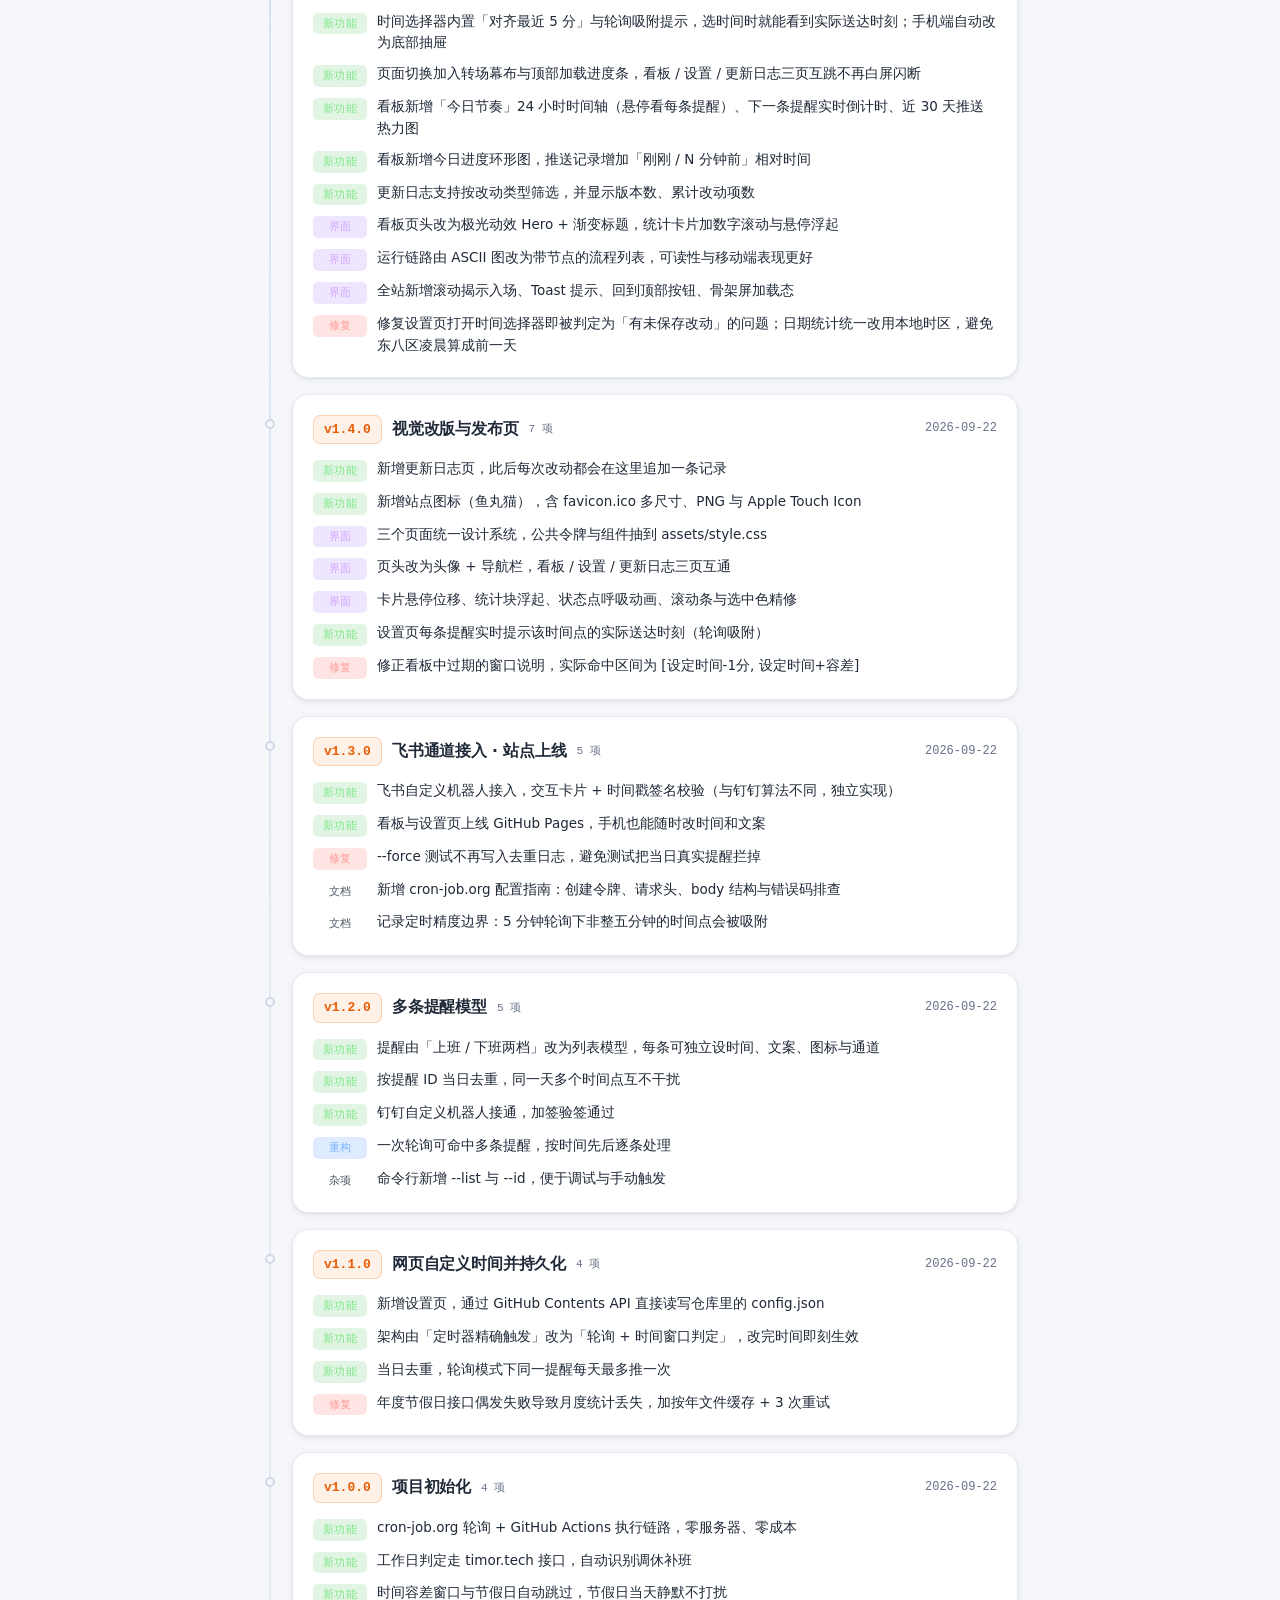
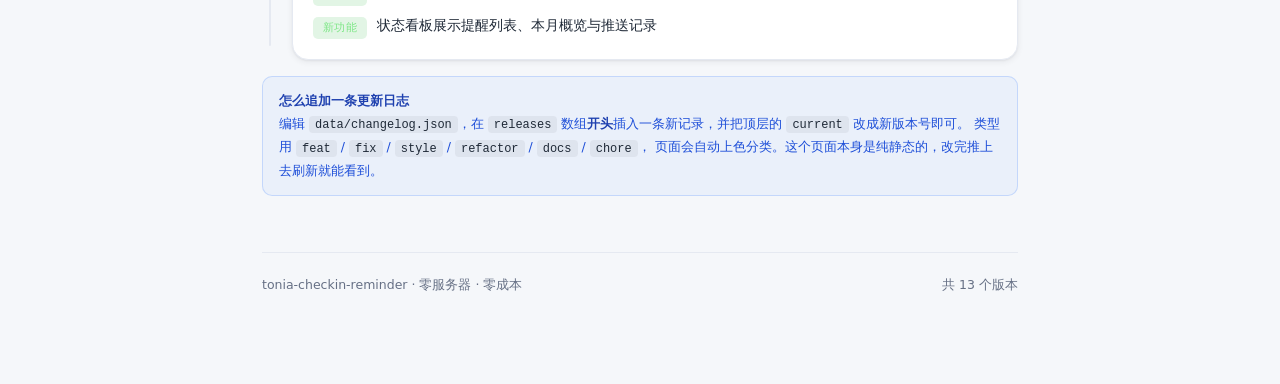
<file: changelog.html>
<!DOCTYPE html>
<html lang="zh-CN">
<head>
<meta charset="UTF-8">
<meta name="viewport" content="width=device-width, initial-scale=1.0">
<title>更新日志 · 打卡提醒</title>
<meta name="theme-color" content="#0b0f16">
<script>
/* 主题：必须在首帧前定好 data-theme —— 这段放在样式表与 body 之前，
   才能避免「先按浅色画一帧、再跳到深色」的闪色。
     data-theme      = 实际生效值（light | dark），CSS 只认它
     data-theme-mode = 用户选择（auto | light | dark），驱动切换按钮的图标 */
(function(){
  var mode = "auto", dark = false;
  try {
    var v = localStorage.getItem("tcr:theme");
    if (v === "light" || v === "dark" || v === "auto") mode = v;
  } catch (e) {}
  try { dark = matchMedia("(prefers-color-scheme: dark)").matches; } catch (e) {}
  var t = mode === "auto" ? (dark ? "dark" : "light") : mode;
  var r = document.documentElement;
  r.setAttribute("data-theme", t);
  r.setAttribute("data-theme-mode", mode);
  var m = document.querySelector('meta[name="theme-color"]');
  if (m) m.setAttribute("content", t === "dark" ? "#0b0f16" : "#f5f7fa");
})();
</script>
<link rel="icon" href="assets/icons/favicon.ico" sizes="any">
<link rel="icon" type="image/png" href="assets/icons/favicon-32.png" sizes="32x32">
<link rel="apple-touch-icon" href="assets/icons/apple-touch-icon.png">
<script>
/* 首帧幕布：进页先确认"是不是被导航过来的"，是就立刻挂 html.naving，
   让新页在【第一帧】就带着不透明幕布 —— 这是消除"内容闪现"的关键。 */
(function(){
  var on = false;
  try { on = sessionStorage.getItem("tcr:naving") === "1"; } catch (e) {}
  try { if (matchMedia("(prefers-reduced-motion: reduce)").matches) on = false; } catch (e) {}
  if (on) document.documentElement.className += " naving";
  /* 兜底：万一 app.js 挂了，3.5s 后无条件解锁，绝不让页面被永久遮住 */
  setTimeout(function(){ document.documentElement.classList.remove("naving"); }, 3500);
})();
</script>
<link rel="prefetch" href="index.html">
<link rel="prefetch" href="settings.html">
<script>document.documentElement.classList.add("fx-ready");window.__fxT=setTimeout(function(){document.documentElement.classList.remove("fx-ready")},1800);</script>
<link rel="stylesheet" href="assets/style.css">
<script src="assets/app.js" defer></script>
<style>
  .page-head{display:flex;justify-content:space-between;align-items:flex-start;gap:16px;flex-wrap:wrap}
  .head-stats{display:flex;gap:9px;flex-wrap:wrap;align-items:center}

  .summary{
    display:grid;grid-template-columns:repeat(3,1fr);gap:14px;margin-bottom:24px;
  }
  .summary .stat{padding:16px}
  .summary .stat-val{font-size:22px}

  .timeline{position:relative;padding-left:30px}
  .timeline::before{
    content:'';position:absolute;left:7px;top:14px;bottom:14px;width:2px;border-radius:2px;
    background:linear-gradient(180deg,rgba(240,136,62,.65),rgba(88,166,255,.3) 38%,var(--line) 88%);
  }

  .rel{position:relative;margin-bottom:16px}
  .rel::before{
    content:'';position:absolute;left:-27px;top:25px;
    width:10px;height:10px;border-radius:50%;
    background:var(--bg);border:2px solid var(--line2);
    transition:border-color .22s,box-shadow .22s,transform .22s;
  }
  .rel.current::before{
    background:var(--accent);border-color:var(--accent);
    box-shadow:0 0 0 4px rgba(240,136,62,.16);
    animation:verPulse 2.6s ease-out infinite;
  }
  @keyframes verPulse{
    0%{box-shadow:0 0 0 0 rgba(240,136,62,.5)}
    70%{box-shadow:0 0 0 9px rgba(240,136,62,0)}
    100%{box-shadow:0 0 0 0 rgba(240,136,62,0)}
  }
  .rel:hover::before{border-color:var(--accent);transform:scale(1.15)}

  .rel .card{margin-bottom:0;transition:border-color .2s,box-shadow .3s,transform .3s}
  .rel:hover .card{transform:translateY(-2px);box-shadow:0 16px 40px rgba(0,0,0,.34)}
  .rel.current .card{border-color:rgba(240,136,62,.28)}

  .rel-head{display:flex;align-items:center;gap:10px;flex-wrap:wrap;margin-bottom:14px}
  .ver{
    font-family:var(--mono);font-size:13px;font-weight:600;
    color:var(--accent);background:rgba(240,136,62,.12);
    border:1px solid rgba(240,136,62,.3);
    padding:3px 10px;border-radius:7px;
  }
  .ver-now{
    font-size:10.5px;letter-spacing:.06em;text-transform:uppercase;
    color:#180c02;background:var(--accent);font-weight:600;
    padding:3px 8px;border-radius:6px;
  }
  .rel-title{font-size:15.5px;font-weight:600;letter-spacing:-.01em}
  .rel-date{margin-left:auto;font-family:var(--mono);font-size:12px;color:var(--dim2)}

  .rel-cnt{font-size:11px;color:var(--dim2);font-family:var(--mono)}

  .changes{list-style:none;display:flex;flex-direction:column;gap:9px}
  .changes li{display:flex;gap:10px;align-items:flex-start;font-size:13.5px;line-height:1.62}
  .changes li[hidden]{display:none}
  .ct{
    font-size:11px;padding:2px 7px;border-radius:5px;flex:none;
    font-weight:500;letter-spacing:.02em;min-width:54px;text-align:center;
    margin-top:2px;cursor:default;
  }
  .ct.feat{color:#7ee787;background:rgba(63,185,80,.15)}
  .ct.fix{color:#ff9b95;background:rgba(248,81,73,.15)}
  .ct.style{color:#d2a8ff;background:rgba(163,113,247,.18)}
  .ct.refactor{color:#79b8ff;background:rgba(59,130,246,.16)}
  .ct.docs,.ct.chore{color:var(--dim);background:rgba(255,255,255,.06)}

  @media(max-width:640px){
    .rel-date{margin-left:0;width:100%}
    .timeline{padding-left:24px}
    .rel::before{left:-21px}
    .summary{grid-template-columns:1fr}
  }
</style>
</head>
<body>
<!-- 转场幕布：内联在此，被导航过来时【首帧】即盖住内容，样式见 style.css -->
<div id="px-veil" class="px-veil" aria-hidden="true">
  <div class="px-veil-box">
    <div class="px-logo"><img src="assets/icons/avatar-128.png" alt="" width="56" height="56" decoding="async"><span class="px-ring"></span></div>
    <div class="px-veil-txt"><span id="px-veil-label">正在打开更新日志</span><span class="px-dots"><i></i><i></i><i></i></span></div>
    <div class="px-track"><i></i></div>
  </div>
</div>
<div class="wrap narrow">

  <!-- 左侧页内锚点：内容由 HTML 里带 data-toc 的元素自动生成，样式见 style.css -->
  <nav class="px-toc" id="px-toc" data-title="本页内容" aria-label="页内导航"></nav>

  <nav class="nav">
    <a class="brand" href="index.html">
      <img src="assets/icons/avatar-128.png" alt="鱼丸">
      <span class="brand-txt">
        <b>打卡提醒</b>
        <span>tonia-checkin-reminder</span>
      </span>
    </a>
    <div class="nav-links">
      <a href="index.html">看板</a>
      <a href="settings.html">设置</a>
      <a href="changelog.html" class="active">更新日志</a>
    </div>
    <button type="button" class="theme-btn" id="theme-btn" title="主题：跟随系统" aria-label="切换主题">
      <svg class="tb tb-auto" viewBox="0 0 24 24" aria-hidden="true"><circle cx="12" cy="12" r="8.6"/><path class="tb-fill" d="M12 3.4a8.6 8.6 0 0 1 0 17.2Z"/></svg>
      <svg class="tb tb-light" viewBox="0 0 24 24" aria-hidden="true"><circle cx="12" cy="12" r="4.2"/><path d="M12 3.6v2.2M12 18.2v2.2M3.6 12h2.2M18.2 12h2.2M7.6 7.6 6.1 6.1M16.4 7.6 17.9 6.1M7.6 16.4 6.1 17.9M16.4 16.4 17.9 17.9"/></svg>
      <svg class="tb tb-dark" viewBox="0 0 24 24" aria-hidden="true"><path d="M20.7 14.6A8.7 8.7 0 1 1 9.4 3.3a7 7 0 0 0 11.3 11.3Z"/></svg>
    </button>
  </nav>

  <div class="page-head fx-in">
    <div>
      <h1>更新日志</h1>
      <p class="sub">每个版本都记在这里 · 改动代码的同时追加一条记录</p>
    </div>
    <div class="head-stats">
      <span class="badge accent" id="ver-badge">当前版本 v—</span>
    </div>
  </div>

  <div class="summary" id="s-stat" data-toc="统计">
    <div class="stat fx-in">
      <div class="stat-label">当前版本</div>
      <div class="stat-val" id="m-cur">—</div>
    </div>
    <div class="stat fx-in">
      <div class="stat-label">历史版本</div>
      <div class="stat-val" id="m-ver">0<small>个</small></div>
    </div>
    <div class="stat fx-in">
      <div class="stat-label">累计改动</div>
      <div class="stat-val" id="m-chg">0<small>项</small></div>
    </div>
  </div>

  <div class="fchips" id="fchips" data-toc="按类型筛选"></div>

  <div class="timeline" id="timeline" data-toc="版本时间线">
    <div class="sk-card"><div class="sk" style="width:40%;height:24px"></div><div class="sk" style="width:92%;height:16px"></div><div class="sk" style="width:76%;height:16px"></div></div>
  </div>

  <div class="note info" id="s-doc" data-toc="怎么追加">
    <b>怎么追加一条更新日志</b><br>
    编辑 <code>data/changelog.json</code>，在 <code>releases</code> 数组<b>开头</b>插入一条新记录，并把顶层的 <code>current</code> 改成新版本号即可。
    类型用 <code>feat</code> / <code>fix</code> / <code>style</code> / <code>refactor</code> / <code>docs</code> / <code>chore</code>，
    页面会自动上色分类。这个页面本身是纯静态的，改完推上去刷新就能看到。
  </div>

  <footer>
    <span>tonia-checkin-reminder · 零服务器 · 零成本</span>
    <span id="load-hint">正在加载…</span>
  </footer>

</div>

<script>
const TYPE_LABEL = {
  feat: "新功能", fix: "修复", style: "界面",
  refactor: "重构", docs: "文档", chore: "杂项"
};

const FALLBACK = {
  current: "1.5.0",
  releases: [
    {
      version: "1.5.0", date: "2026-09-23", title: "页面转场与自定义时间选择器",
      changes: [
        {type: "feat", text: "设置页的时间选择改为自研弹层控件：双列滚动 + 快捷预设 + ±步进 + 轮询吸附提示"},
        {type: "feat", text: "页面切换加入转场幕布与顶部加载进度条，三页之间跳转不再白屏"}
      ]
    }
  ]
};

const esc = s => String(s == null ? "" : s)
  .replace(/&/g, "&amp;").replace(/</g, "&lt;").replace(/>/g, "&gt;");

let DATA = FALLBACK;
let ACTIVE = "all";

async function loadChangelog(){
  try{
    const r = await fetch("data/changelog.json?t=" + Date.now(), {cache: "no-store"});
    if(!r.ok) throw new Error(r.status);
    return await r.json();
  }catch(e){ return null; }
}

function allTypes(){
  const set = [];
  (DATA.releases || []).forEach(rel => (rel.changes || []).forEach(c => {
    const t = c.type || "chore";
    if(!set.includes(t)) set.push(t);
  }));
  return set;
}

function renderChips(){
  const types = allTypes();
  const count = t => (DATA.releases || []).reduce((n, rel) =>
    n + (rel.changes || []).filter(c => (c.type || "chore") === t).length, 0);
  const total = (DATA.releases || []).reduce((n, rel) => n + (rel.changes || []).length, 0);

  const items = [["all", "全部", total]].concat(types.map(t => [t, TYPE_LABEL[t] || t, count(t)]));
  document.getElementById("fchips").innerHTML = items.map(([k, label, n]) =>
    `<button type="button" class="fchip${k === ACTIVE ? " on" : ""}" data-type="${esc(k)}">${esc(label)}<em>${n}</em></button>`
  ).join("");
}

function applyFilter(){
  const rels = document.querySelectorAll(".rel");
  Array.prototype.forEach.call(rels, rel => {
    let visible = 0;
    Array.prototype.forEach.call(rel.querySelectorAll("li[data-type]"), li => {
      const hit = (ACTIVE === "all" || li.dataset.type === ACTIVE);
      li.hidden = !hit;
      if(hit) visible++;
    });
    rel.hidden = visible === 0;
  });
}

function render(){
  const releases = (DATA.releases || []);
  const box = document.getElementById("timeline");

  document.getElementById("ver-badge").textContent = "当前版本 v" + (DATA.current || "—");
  document.getElementById("m-cur").textContent = "v" + (DATA.current || "—");

  if(!releases.length){
    box.innerHTML = '<div class="empty">还没有任何发布记录</div>';
    return;
  }

  box.innerHTML = releases.map((rel, i) => {
    const cur = i === 0 ? " current" : "";
    const chs = rel.changes || [];
    const items = chs.map(c => {
      const t = c.type || "chore";
      return `<li data-type="${esc(t)}">
        <span class="ct ${esc(t)}">${esc(TYPE_LABEL[t] || t)}</span>
        <span>${esc(c.text)}</span>
      </li>`;
    }).join("");

    return `<div class="rel${cur} fade-up">
      <div class="card${i === 0 ? " glow" : ""}">
        <div class="rel-head">
          <span class="ver">v${esc(rel.version)}</span>
          ${i === 0 ? '<span class="ver-now">当前</span>' : ""}
          <span class="rel-title">${esc(rel.title || "")}</span>
          <span class="rel-cnt">${chs.length} 项</span>
          <span class="rel-date">${esc(rel.date || "")}</span>
        </div>
        <ul class="changes">${items}</ul>
      </div>
    </div>`;
  }).join("");

  const totalChg = releases.reduce((n, rel) => n + (rel.changes || []).length, 0);
  const cu = (window.PFX && PFX.countUp)
    ? PFX.countUp
    : (el, v, u) => { el.innerHTML = v + (u ? "<small>" + u + "</small>" : ""); };
  cu(document.getElementById("m-ver"), releases.length, "个");
  cu(document.getElementById("m-chg"), totalChg, "项");

  renderChips();
  applyFilter();
  if(window.PFX){ PFX.stagger(); PFX.reveal(); }
}

document.getElementById("fchips").addEventListener("click", e => {
  const b = e.target.closest(".fchip");
  if(!b) return;
  ACTIVE = b.dataset.type;
  Array.prototype.forEach.call(document.querySelectorAll(".fchip"),
    x => x.classList.toggle("on", x === b));
  applyFilter();
});

(async () => {
  const data = await loadChangelog();
  DATA = data || FALLBACK;
  render();
  document.getElementById("load-hint").textContent =
    (data === FALLBACK || !data) ? "本地预览模式（未读取到实时数据）" : `共 ${(data.releases || []).length} 个版本`;
})();
</script>
</body>
</html>
</file>
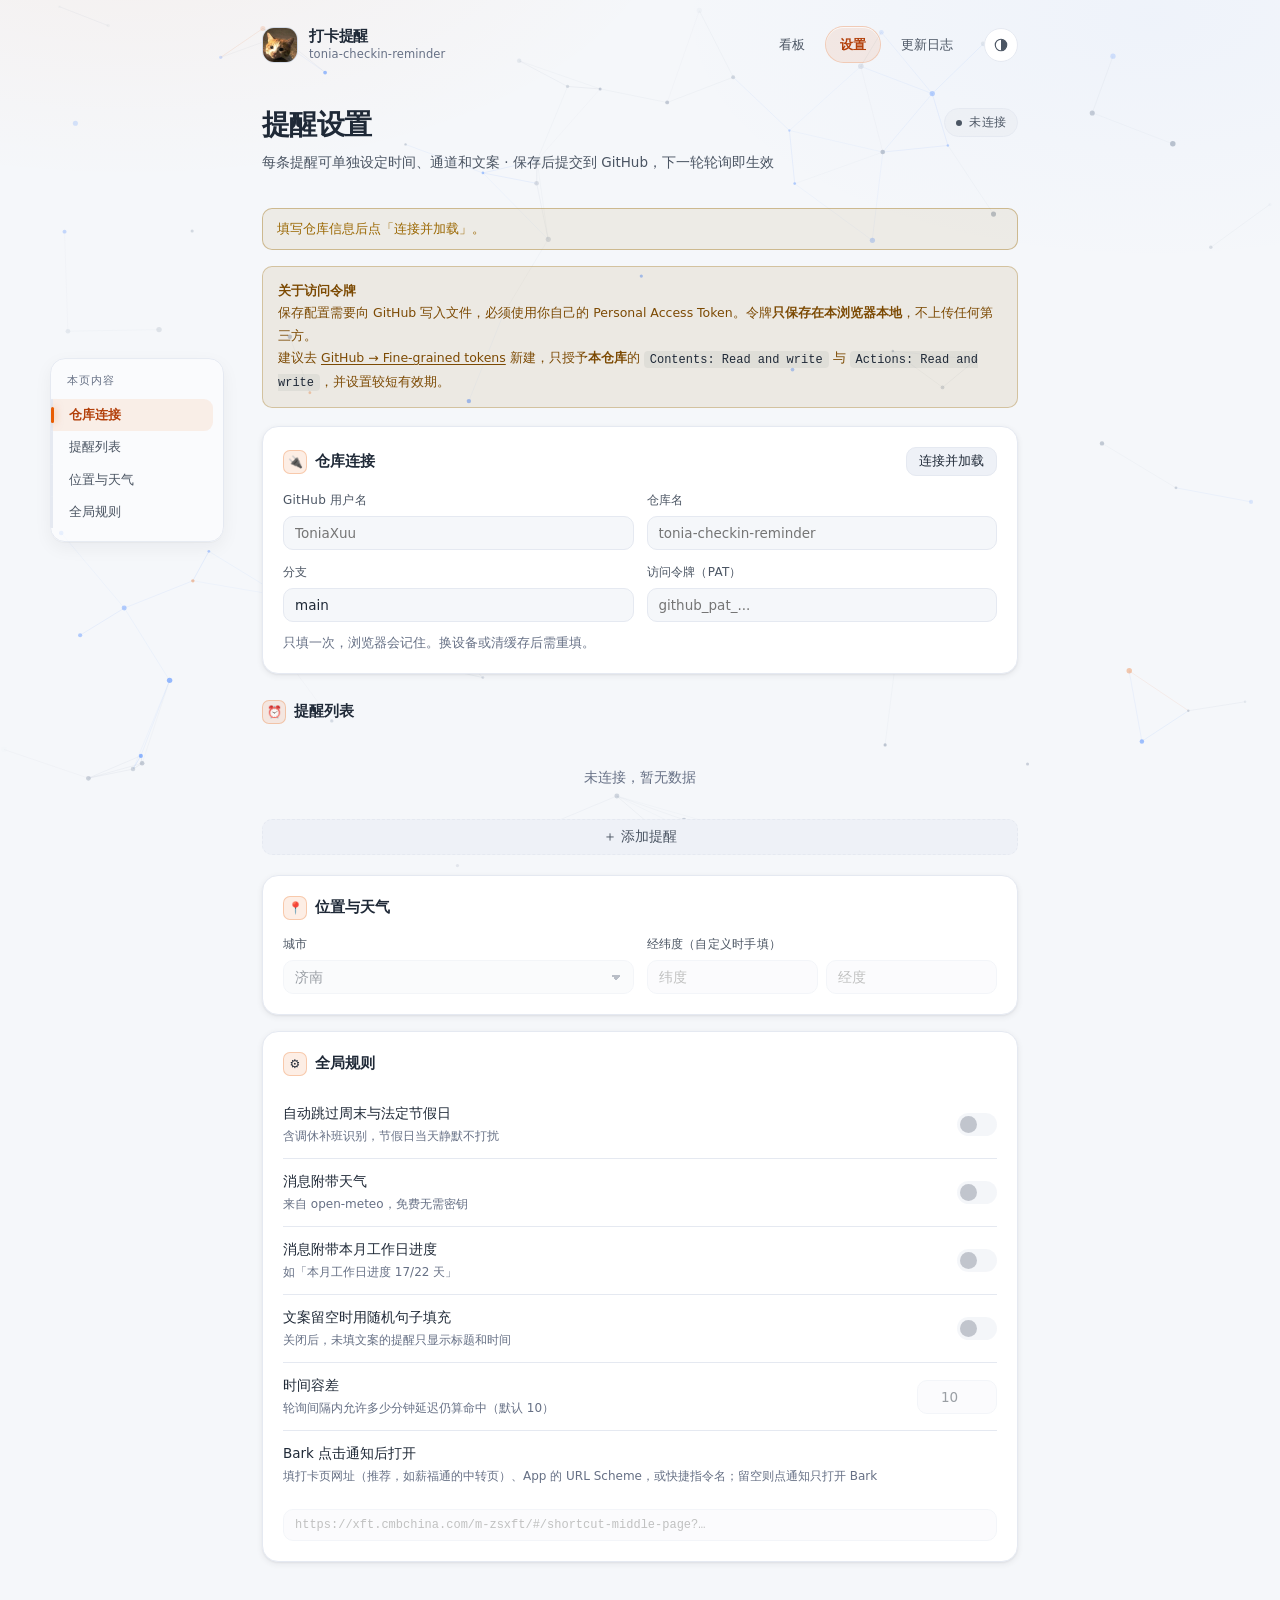
<file: settings.html>
<!DOCTYPE html>
<html lang="zh-CN">
<head>
<meta charset="UTF-8">
<meta name="viewport" content="width=device-width, initial-scale=1.0">
<title>设置 · 打卡提醒</title>
<meta name="theme-color" content="#0b0f16">
<script>
/* 主题：必须在首帧前定好 data-theme —— 这段放在样式表与 body 之前，
   才能避免「先按浅色画一帧、再跳到深色」的闪色。
     data-theme      = 实际生效值（light | dark），CSS 只认它
     data-theme-mode = 用户选择（auto | light | dark），驱动切换按钮的图标 */
(function(){
  var mode = "auto", dark = false;
  try {
    var v = localStorage.getItem("tcr:theme");
    if (v === "light" || v === "dark" || v === "auto") mode = v;
  } catch (e) {}
  try { dark = matchMedia("(prefers-color-scheme: dark)").matches; } catch (e) {}
  var t = mode === "auto" ? (dark ? "dark" : "light") : mode;
  var r = document.documentElement;
  r.setAttribute("data-theme", t);
  r.setAttribute("data-theme-mode", mode);
  var m = document.querySelector('meta[name="theme-color"]');
  if (m) m.setAttribute("content", t === "dark" ? "#0b0f16" : "#f5f7fa");
})();
</script>
<link rel="icon" href="assets/icons/favicon.ico" sizes="any">
<link rel="icon" type="image/png" href="assets/icons/favicon-32.png" sizes="32x32">
<link rel="apple-touch-icon" href="assets/icons/apple-touch-icon.png">
<script>
/* 首帧幕布：进页先确认"是不是被导航过来的"，是就立刻挂 html.naving，
   让新页在【第一帧】就带着不透明幕布 —— 这是消除"内容闪现"的关键。 */
(function(){
  var on = false;
  try { on = sessionStorage.getItem("tcr:naving") === "1"; } catch (e) {}
  try { if (matchMedia("(prefers-reduced-motion: reduce)").matches) on = false; } catch (e) {}
  if (on) document.documentElement.className += " naving";
  /* 兜底：万一 app.js 挂了，3.5s 后无条件解锁，绝不让页面被永久遮住 */
  setTimeout(function(){ document.documentElement.classList.remove("naving"); }, 3500);
})();
</script>
<link rel="prefetch" href="index.html">
<link rel="prefetch" href="changelog.html">
<script>document.documentElement.classList.add("fx-ready");window.__fxT=setTimeout(function(){document.documentElement.classList.remove("fx-ready")},1800);</script>
<link rel="stylesheet" href="assets/style.css">
<script src="assets/app.js" defer></script>
<style>
  /* 底栏改成「有改动才滑出」之后，平时不用再预留那么厚的底部空间 */
  .wrap{padding-bottom:96px}
  body.ab-show .wrap{padding-bottom:136px}

  .page-head{display:flex;justify-content:space-between;align-items:flex-start;gap:16px;flex-wrap:wrap}

  label.lbl{display:block;font-size:12px;color:var(--dim);margin-bottom:5px;letter-spacing:.02em}

  input[type=text],input[type=password],input[type=number],textarea,select{
    width:100%;background:var(--bg);color:var(--txt);
    border:1px solid var(--line);border-radius:var(--r-sm);
    padding:8px 11px;font-size:13.5px;font-family:inherit;
    transition:border-color .18s,box-shadow .18s,background .18s;
  }
  textarea{resize:vertical;min-height:66px;line-height:1.7}
  input:focus,textarea:focus,select:focus{
    outline:none;border-color:var(--blue);box-shadow:0 0 0 3px rgba(var(--blue-rgb),.16);
  }
  input:disabled,textarea:disabled,select:disabled{opacity:.45;cursor:not-allowed}
  select{cursor:pointer;appearance:none;
    background-image:linear-gradient(45deg,transparent 50%,var(--dim2) 50%),linear-gradient(135deg,var(--dim2) 50%,transparent 50%);
    background-position:calc(100% - 17px) calc(50% + 1px),calc(100% - 12px) calc(50% + 1px);
    background-size:5px 5px,5px 5px;background-repeat:no-repeat;padding-right:32px;}

  .row{display:grid;grid-template-columns:1fr 1fr;gap:13px}
  @media(max-width:640px){.row{grid-template-columns:1fr}}

  /* 提醒卡片 */
  .rem{
    position:relative;overflow:hidden;
    background:var(--bg2);border:1px solid var(--line);border-radius:var(--r);
    padding:16px;margin-bottom:12px;
    transition:border-color .18s,box-shadow .3s,transform .3s;
  }
  .rem:hover{border-color:var(--line2);box-shadow:var(--sh-hover)}
  .rem.removed{animation:remOut .3s ease both}
  @keyframes remOut{to{opacity:0;transform:translateX(-14px) scale(.98)}}
  .rem-top{display:flex;align-items:flex-start;gap:11px;flex-wrap:wrap;margin-bottom:13px}
  .rem-idx{
    font-family:var(--mono);font-size:11.5px;color:var(--dim2);
    flex:none;min-width:22px;height:22px;margin-top:12px;
    display:grid;place-items:center;border-radius:7px;
    background:rgba(var(--wash-rgb),.045);border:1px solid var(--line);
  }
  .rem-actions{margin-left:auto;display:flex;align-items:center;gap:7px;margin-top:6px}

  .t-col{display:flex;flex-direction:column;gap:5px}
  .snap{font-size:11.5px;line-height:1.4;min-height:16px;transition:color .2s}
  .snap.ok{color:var(--ok)}
  .snap.early{color:var(--warn)}
  .snap.late{color:var(--dim2)}

  .chips{display:flex;gap:6px;margin-top:9px}
  .chip{
    border:1px solid var(--line);background:var(--bg);color:var(--dim2);
    padding:5px 12px;border-radius:8px;font-size:12.5px;font-family:inherit;
    cursor:pointer;transition:all .16s;
  }
  .chip:hover:not(:disabled){border-color:var(--line2);color:var(--txt)}
  .chip.on[data-ch=dingtalk]{background:rgba(var(--dt-rgb),.16);border-color:var(--dt);color:var(--blue-ink)}
  .chip.on[data-ch=feishu]{background:rgba(var(--fs-rgb),.16);border-color:var(--fs);color:var(--accent-ink)}
  .chip.on[data-ch=bark]{background:rgba(var(--bk-rgb),.16);border-color:var(--bk);color:var(--bk)}
  .chip:disabled{opacity:.4;cursor:not-allowed}

  .icon-btn{
    border:1px solid var(--line);background:var(--bg);color:var(--dim);
    width:31px;height:31px;border-radius:8px;cursor:pointer;
    font-size:15px;line-height:1;display:flex;align-items:center;justify-content:center;
    transition:all .16s;font-family:inherit;
  }
  .icon-btn:hover:not(:disabled){border-color:var(--err);color:var(--err);background:rgba(var(--err-rgb),.08)}
  .icon-btn:disabled{opacity:.35;cursor:not-allowed}

  .switch{position:relative;display:inline-block;width:40px;height:23px;flex:none}
  .switch input{opacity:0;width:0;height:0;position:absolute}
  .slider{position:absolute;inset:0;background:var(--line);border-radius:999px;transition:.2s;cursor:pointer}
  .slider::before{content:'';position:absolute;width:17px;height:17px;left:3px;top:3px;background:var(--dim2);border-radius:50%;transition:.2s}
  .switch input:checked + .slider{background:rgba(var(--accent-rgb),.42)}
  .switch input:checked + .slider::before{transform:translateX(17px);background:var(--accent)}
  .switch input:disabled + .slider{opacity:.4;cursor:not-allowed}

  /* ── 底部操作栏 ──────────────────────────────────────────
     三个要求叠在一起：
     ① 只有存在未保存改动时才出现 → 平时 translateY(102%) 滑到屏幕外，
        连底部留白都由 body.ab-show 控制，不会白占一块空间；
     ② 保存按钮钉在右端 → .spacer{flex:1} 把按钮顶到最右；
     ③ 适配浅色主题 → 底色改用 --nav-bg 令牌（原来写死 rgba(11,15,22,.94)，
        浅色下就是一条突兀的黑带）。 */
  .actionbar{
    position:fixed;left:0;right:0;bottom:0;z-index:20;
    background:var(--nav-bg);
    -webkit-backdrop-filter:blur(14px) saturate(1.5);backdrop-filter:blur(14px) saturate(1.5);
    border-top:1px solid var(--line);
    padding:12px 22px;
    transform:translateY(102%);opacity:0;pointer-events:none;
    transition:transform .36s cubic-bezier(.22,.61,.36,1),opacity .26s ease;
  }
  .actionbar.on{transform:none;opacity:1;pointer-events:auto}
  .actionbar-inner{max-width:800px;margin:0 auto;display:flex;gap:11px;align-items:center}
  .spacer{flex:1}
  .unsaved{
    display:none;align-items:center;gap:6px;font-size:12px;color:var(--warn-ink);
    border:1px solid rgba(var(--warn-rgb),.35);background:rgba(var(--warn-rgb),.10);
    padding:4px 10px;border-radius:999px;white-space:nowrap;
  }
  .unsaved.on{display:inline-flex;animation:fadeUp .3s ease both}
  .unsaved i{width:6px;height:6px;border-radius:50%;background:var(--warn);animation:pulse2 1.6s infinite;flex:none}
  @keyframes pulse2{0%,100%{opacity:1}50%{opacity:.3}}
  /* 保存按钮本体：默认不显示，只有 .on 时才出现 */
  #btn-save{display:none}
  #btn-save.on{display:inline-flex;align-items:center;animation:fadeUp .28s ease both}
  #saved-hint{text-align:right}

  .warn-box{
    background:rgba(var(--warn-rgb),.09);border:1px solid rgba(var(--warn-rgb),.30);
    border-radius:var(--r-sm);padding:13px 15px;font-size:12.5px;
    color:var(--warn-ink);line-height:1.8;margin-bottom:18px;
  }
  .warn-box b{color:var(--warn-ink);font-weight:700}
  .warn-box a{color:var(--warn-ink);text-decoration:underline;text-underline-offset:2px}
  .warn-box code{background:var(--code-bg);padding:1.5px 6px;border-radius:4px;font-family:var(--mono);font-size:12px;color:var(--txt)}

  .opt{display:flex;justify-content:space-between;align-items:center;gap:14px;padding:11px 0;border-bottom:1px solid var(--line)}
  /* 文字块必须可收缩，否则长说明会把右侧控件顶出卡片（Bark 那行说明最长，最先暴露） */
  .opt > div:first-child{flex:1 1 auto;min-width:0}
  .opt:last-child{border-bottom:none;padding-bottom:0}
  .opt:first-child{padding-top:0}
  .opt-text{font-size:13.5px}
  .opt-desc{font-size:12px;color:var(--dim2);margin-top:3px}
  /* 网址这类长值独占一行：挤在 190px 里既看不清也没法核对，最后一行允许破例 */
  .opt-wide{flex-wrap:wrap}
  .opt-wide > div:first-child{flex:1 1 100%}
  .opt-wide > input{width:100%!important;margin-top:8px;font-family:var(--mono);font-size:12px}

  @media(max-width:640px){
    .rem-actions{margin-left:0;width:100%;justify-content:flex-end}
    .rem-idx{margin-top:0}
    /* 窄屏改成上下排：说明独占一行，控件贴左铺满，避免 190px 输入框把卡片撑破 */
    .opt{flex-wrap:wrap;align-items:flex-start}
    .opt > div:first-child{flex:1 1 100%}
    .opt > input{width:100%!important;margin-top:8px}
  }
</style>
</head>
<body>
<!-- 转场幕布：内联在此，被导航过来时【首帧】即盖住内容，样式见 style.css -->
<div id="px-veil" class="px-veil" aria-hidden="true">
  <div class="px-veil-box">
    <div class="px-logo"><img src="assets/icons/avatar-128.png" alt="" width="56" height="56" decoding="async"><span class="px-ring"></span></div>
    <div class="px-veil-txt"><span id="px-veil-label">正在打开设置</span><span class="px-dots"><i></i><i></i><i></i></span></div>
    <div class="px-track"><i></i></div>
  </div>
</div>
<div class="wrap narrow">

  <!-- 左侧页内锚点：内容由 HTML 里带 data-toc 的元素自动生成，样式见 style.css -->
  <nav class="px-toc" id="px-toc" data-title="本页内容" aria-label="页内导航"></nav>

  <nav class="nav">
    <a class="brand" href="index.html">
      <img src="assets/icons/avatar-128.png" alt="鱼丸">
      <span class="brand-txt">
        <b>打卡提醒</b>
        <span>tonia-checkin-reminder</span>
      </span>
    </a>
    <div class="nav-links">
      <a href="index.html">看板</a>
      <a href="settings.html" class="active">设置</a>
      <a href="changelog.html">更新日志</a>
    </div>
    <button type="button" class="theme-btn" id="theme-btn" title="主题：跟随系统" aria-label="切换主题">
      <svg class="tb tb-auto" viewBox="0 0 24 24" aria-hidden="true"><circle cx="12" cy="12" r="8.6"/><path class="tb-fill" d="M12 3.4a8.6 8.6 0 0 1 0 17.2Z"/></svg>
      <svg class="tb tb-light" viewBox="0 0 24 24" aria-hidden="true"><circle cx="12" cy="12" r="4.2"/><path d="M12 3.6v2.2M12 18.2v2.2M3.6 12h2.2M18.2 12h2.2M7.6 7.6 6.1 6.1M16.4 7.6 17.9 6.1M7.6 16.4 6.1 17.9M16.4 16.4 17.9 17.9"/></svg>
      <svg class="tb tb-dark" viewBox="0 0 24 24" aria-hidden="true"><path d="M20.7 14.6A8.7 8.7 0 1 1 9.4 3.3a7 7 0 0 0 11.3 11.3Z"/></svg>
    </button>
  </nav>

  <div class="page-head fx-in">
    <div>
      <h1>提醒设置</h1>
      <p class="sub">每条提醒可单独设定时间、通道和文案 · 保存后提交到 GitHub，下一轮轮询即生效</p>
    </div>
    <span class="badge" id="conn-badge"><span class="dot"></span><span id="conn-badge-text">未连接</span></span>
  </div>

  <div class="status" id="status"></div>

  <div class="warn-box fx-in">
    <b>关于访问令牌</b><br>
    保存配置需要向 GitHub 写入文件，必须使用你自己的 Personal Access Token。令牌<b>只保存在本浏览器本地</b>，不上传任何第三方。<br>
    建议去 <a href="https://github.com/settings/personal-access-tokens/new" target="_blank">GitHub → Fine-grained tokens</a> 新建，只授予<b>本仓库</b>的 <code>Contents: Read and write</code> 与 <code>Actions: Read and write</code>，并设置较短有效期。
  </div>

  <div class="card glow fx-in" id="s-conn" data-toc="仓库连接">
    <div class="card-head">
      <div class="card-title"><span class="ct-ico">🔌</span>仓库连接</div>
      <button class="btn sm" id="btn-connect">连接并加载</button>
    </div>
    <div class="row">
      <div><label class="lbl">GitHub 用户名</label><input type="text" id="conn-owner" placeholder="ToniaXuu" autocomplete="off"></div>
      <div><label class="lbl">仓库名</label><input type="text" id="conn-repo" placeholder="tonia-checkin-reminder" autocomplete="off"></div>
    </div>
    <div class="row" style="margin-top:13px">
      <div><label class="lbl">分支</label><input type="text" id="conn-branch" value="main" autocomplete="off"></div>
      <div><label class="lbl">访问令牌（PAT）</label><input type="password" id="conn-token" placeholder="github_pat_..." autocomplete="off"></div>
    </div>
    <div class="hint" style="margin-top:11px">只填一次，浏览器会记住。换设备或清缓存后需重填。</div>
  </div>

  <div class="card-head fx-in" id="s-rem" data-toc="提醒列表" style="margin:26px 0 13px">
    <div class="card-title"><span class="ct-ico">⏰</span>提醒列表 <span class="hint" id="rem-count"></span></div>
  </div>

  <div id="reminder-list"><div class="empty">未连接，暂无数据</div></div>

  <button class="btn block fx-in" id="btn-add" disabled>＋ 添加提醒</button>

  <div class="card glow fx-in" id="s-city" data-toc="位置与天气" style="margin-top:20px">
    <div class="card-head"><div class="card-title"><span class="ct-ico">📍</span>位置与天气</div></div>
    <div class="row">
      <div><label class="lbl">城市</label><select id="city-select" disabled></select></div>
      <div>
        <label class="lbl">经纬度（自定义时手填）</label>
        <div class="row" style="gap:8px">
          <input type="text" id="city-lat" placeholder="纬度" disabled>
          <input type="text" id="city-lon" placeholder="经度" disabled>
        </div>
      </div>
    </div>
  </div>

  <div class="card glow fx-in" id="s-global" data-toc="全局规则">
    <div class="card-head"><div class="card-title"><span class="ct-ico">⚙️</span>全局规则</div></div>
    <div class="opt">
      <div>
        <div class="opt-text">自动跳过周末与法定节假日</div>
        <div class="opt-desc">含调休补班识别，节假日当天静默不打扰</div>
      </div>
      <label class="switch"><input type="checkbox" id="opt-holidays" disabled><span class="slider"></span></label>
    </div>
    <div class="opt">
      <div>
        <div class="opt-text">消息附带天气</div>
        <div class="opt-desc">来自 open-meteo，免费无需密钥</div>
      </div>
      <label class="switch"><input type="checkbox" id="opt-weather" disabled><span class="slider"></span></label>
    </div>
    <div class="opt">
      <div>
        <div class="opt-text">消息附带本月工作日进度</div>
        <div class="opt-desc">如「本月工作日进度 17/22 天」</div>
      </div>
      <label class="switch"><input type="checkbox" id="opt-month" disabled><span class="slider"></span></label>
    </div>
    <div class="opt">
      <div>
        <div class="opt-text">文案留空时用随机句子填充</div>
        <div class="opt-desc">关闭后，未填文案的提醒只显示标题和时间</div>
      </div>
      <label class="switch"><input type="checkbox" id="opt-quote" disabled><span class="slider"></span></label>
    </div>
    <div class="opt">
      <div>
        <div class="opt-text">时间容差</div>
        <div class="opt-desc">轮询间隔内允许多少分钟延迟仍算命中（默认 10）</div>
      </div>
      <input type="number" id="opt-tolerance" min="1" max="60" value="10" style="width:80px;text-align:center" disabled>
    </div>
    <div class="opt opt-wide">
      <div>
        <div class="opt-text">Bark 点击通知后打开</div>
        <div class="opt-desc">填打卡页网址（推荐，如薪福通的中转页）、App 的 URL Scheme，或快捷指令名；留空则点通知只打开 Bark</div>
      </div>
      <input type="text" id="opt-bark-open" placeholder="https://xft.cmbchina.com/m-zsxft/#/shortcut-middle-page?…" disabled>
    </div>
  </div>

</div>

<!-- 底部操作栏：平时滑出屏幕，只有存在未保存改动时才出现（见 style.css 注释） -->
<div class="actionbar" id="actionbar">
  <div class="actionbar-inner">
    <span class="unsaved" id="unsaved"><i></i>有未保存的改动</span>
    <span class="spacer"></span>
    <span class="hint" id="saved-hint"></span>
    <button class="btn primary" id="btn-save">保存到 GitHub</button>
  </div>
</div>

<!-- 自定义时间选择器（挂到 body，避免被卡片 overflow 裁掉） -->
<div class="tp-mask" id="tp-mask"></div>
<div class="tp-pop" id="tp-pop" role="dialog" aria-label="选择提醒时间">
  <div class="tp-head">
    <div class="tp-big" id="tp-big">17:00</div>
    <div class="tp-snap" id="tp-snap"></div>
  </div>
  <div class="tp-lbls"><span>小时</span><span>分钟</span></div>
  <div class="tp-cols">
    <div class="tp-col" id="tp-hours"></div>
    <div class="tp-col" id="tp-mins"></div>
  </div>
  <div class="tp-quick" id="tp-quick"></div>
  <div class="tp-foot">
    <div class="tp-steps">
      <button type="button" data-step="-5" title="减 5 分钟">−5</button>
      <button type="button" data-step="-1" title="减 1 分钟">−1</button>
      <button type="button" data-step="1" title="加 1 分钟">+1</button>
      <button type="button" data-step="5" title="加 5 分钟">+5</button>
    </div>
    <button type="button" class="btn sm primary" data-act="tp-close">完成</button>
  </div>
</div>

<script>
const CITY_PRESETS = [
  ["济南", 36.6512, 117.1201], ["北京", 39.9042, 116.4074], ["上海", 31.2304, 121.4737],
  ["深圳", 22.5431, 114.0579], ["广州", 23.1291, 113.2644], ["杭州", 30.2741, 120.1551],
  ["南京", 32.0603, 118.7969], ["苏州", 31.2989, 120.5853], ["青岛", 36.0671, 120.3826],
  ["烟台", 37.4638, 121.4479], ["天津", 39.3434, 117.3616], ["郑州", 34.7466, 113.6254],
  ["武汉", 30.5928, 114.3055], ["长沙", 28.2282, 112.9388], ["西安", 34.3416, 108.9398],
  ["成都", 30.5728, 104.0668], ["重庆", 29.5630, 106.5516], ["沈阳", 41.8057, 123.4315]
];

const STORE_KEY = "tonia-checkin-conn";
const API = "https://api.github.com";
const CH_LABEL = {dingtalk: "钉钉", feishu: "飞书", bark: "Bark"};
const TP_PRESETS = ["08:45", "09:00", "12:00", "17:00", "17:30", "18:00"];

let remoteSha = null;
let remoteRaw = null;
let model = [];
let connected = false;

const $ = id => document.getElementById(id);
const pad = n => String(n).padStart(2, "0");
const esc = s => String(s == null ? "" : s)
  .replace(/&/g, "&amp;").replace(/</g, "&lt;").replace(/>/g, "&gt;").replace(/"/g, "&quot;");

const GLOBAL_FIELDS = ["city-select","city-lat","city-lon","opt-holidays","opt-weather","opt-month","opt-quote","opt-tolerance","opt-bark-open"];

/* 轮询粒度 5 分钟 —— 提示用户这个时间点实际会在什么时候发出 */
function snapInfo(t){
  const m = parseInt(String(t || "").split(":")[1], 10);
  if(isNaN(m)) return null;
  const r = m % 5;
  if(r === 0) return {kind: "ok",    text: "对准轮询点 · 误差约 +15 秒"};
  if(r === 1) return {kind: "early", text: "会提前到前一个轮询点发出（早约 45 秒）"};
  return {kind: "late", text: "会延迟到下一个轮询点发出（晚约 " + (5 - r) + " 分钟）"};
}

/* ══════════ 自定义时间选择器 ══════════ */

const TP = { el: null, h: 17, m: 0, nudge: 0 };
const pop  = $("tp-pop");
const mask = $("tp-mask");

function buildPicker(){
  let h = "", m = "";
  for(let i = 0; i < 24; i++){
    h += `<button type="button" class="tp-item" data-col="h" data-v="${i}">${pad(i)}</button>`;
  }
  for(let i = 0; i < 60; i++){
    const tick = (i % 5 === 0) ? " tick" : "";
    m += `<button type="button" class="tp-item${tick}" data-col="m" data-v="${i}">${pad(i)}</button>`;
  }
  $("tp-hours").innerHTML = h;
  $("tp-mins").innerHTML  = m;

  const smart = '<button type="button" class="tp-q smart" data-quick="snap">对齐最近 5 分</button>';
  $("tp-quick").innerHTML = TP_PRESETS
    .map(t => `<button type="button" class="tp-q" data-quick="${t}">${t}</button>`).join("") + smart;
}

function colScroll(col, val){
  const items = col.children;
  for(let i = 0; i < items.length; i++){
    if(+items[i].dataset.v === val){
      col.scrollTop = items[i].offsetTop - col.clientHeight / 2 + items[i].offsetHeight / 2;
      return;
    }
  }
}

function placePop(){
  if(!TP.el) return;
  if(window.innerWidth <= 560){
    pop.style.left = ""; pop.style.top = ""; pop.style.bottom = "";
    return;
  }
  const r  = TP.el.getBoundingClientRect();
  const pw = 274;
  const ph = pop.offsetHeight || 440;
  let left = r.left + r.width / 2 - pw / 2;
  left = Math.max(12, Math.min(left, window.innerWidth - pw - 12));
  let top = r.bottom + 9;
  if(top + ph > window.innerHeight - 12){
    const up = r.top - ph - 9;
    top = up >= 12 ? up : Math.max(12, window.innerHeight - ph - 12);
  }
  pop.style.left = left + "px";
  pop.style.top  = top + "px";
  pop.style.bottom = "auto";
}

function syncPicker(){
  const val = pad(TP.h) + ":" + pad(TP.m);
  $("tp-big").innerHTML = pad(TP.h) + "<i>:</i>" + pad(TP.m);

  const s = snapInfo(val), sn = $("tp-snap");
  sn.textContent = s ? s.text : "";
  sn.className = "tp-snap " + (s ? s.kind : "");

  Array.prototype.forEach.call($("tp-hours").children, b => b.classList.toggle("on", +b.dataset.v === TP.h));
  Array.prototype.forEach.call($("tp-mins").children,  b => b.classList.toggle("on", +b.dataset.v === TP.m));

  if(TP.el){
    const before = TP.el.dataset.time;
    TP.el.dataset.time = val;
    const tv = TP.el.querySelector(".tp-val");
    if(tv) tv.textContent = val;
    const card = TP.el.closest(".rem");
    if(card){
      const i = +card.dataset.idx;
      if(model[i]) model[i].time = val;
      refreshSnap(card);
    }
    if(before !== val) refreshDirty();
  }
}

function openPicker(tpEl){
  if(TP.el && TP.el !== tpEl) TP.el.classList.remove("open");
  TP.el = tpEl;
  const t = String(tpEl.dataset.time || "17:00").split(":");
  TP.h = Math.min(23, Math.max(0, parseInt(t[0], 10) || 0));
  TP.m = Math.min(59, Math.max(0, parseInt(t[1], 10) || 0));

  tpEl.classList.add("open");
  syncPicker();
  if(window.innerWidth <= 560) mask.classList.add("on");
  pop.classList.add("on");
  placePop();

  const mid = $("tp-hours").clientHeight / 2 + 1;
  pop.style.setProperty("--tp-mid", mid + "px");
  // scrollTop 需要在弹层可见后设置才可靠
  requestAnimationFrame(() => {
    colScroll($("tp-hours"), TP.h);
    colScroll($("tp-mins"), TP.m);
  });
}

function closePicker(){
  if(TP.el) TP.el.classList.remove("open");
  TP.el = null;
  pop.classList.remove("on");
  mask.classList.remove("on");
}

function nudge(delta){
  const total = (TP.h * 60 + TP.m + delta + 1440) % 1440;
  TP.h = Math.floor(total / 60);
  TP.m = total % 60;
  syncPicker();
  colScroll($("tp-hours"), TP.h);
  colScroll($("tp-mins"), TP.m);
}

buildPicker();

pop.addEventListener("click", e => {
  const it = e.target.closest(".tp-item");
  if(it){
    if(it.dataset.col === "h") TP.h = +it.dataset.v; else TP.m = +it.dataset.v;
    syncPicker();
    return;
  }
  const q = e.target.closest(".tp-q");
  if(q){
    if(q.dataset.quick === "snap"){
      TP.m = (Math.round(TP.m / 5) * 5) % 60;
      if(TP.m === 0 && Math.round(TP.m / 5) * 5 === 60) TP.h = (TP.h + 1) % 24;
    }else{
      const p = String(q.dataset.quick).split(":");
      TP.h = +p[0]; TP.m = +p[1];
    }
    syncPicker();
    colScroll($("tp-hours"), TP.h);
    colScroll($("tp-mins"), TP.m);
    return;
  }
  const st = e.target.closest("[data-step]");
  if(st){ nudge(parseInt(st.dataset.step, 10)); return; }
  if(e.target.closest('[data-act="tp-close"]')) closePicker();
});

/* 点空白处关闭；点触发器则切换 */
mask.addEventListener("click", closePicker);
document.addEventListener("click", e => {
  const open = e.target.closest('[data-act="tp-open"]');
  if(open){
    const tpEl = open.closest(".tp");
    if(TP.el === tpEl) closePicker(); else openPicker(tpEl);
    return;
  }
  if(e.target.closest("#tp-pop")) return;
  if(!e.target.closest(".tp")) closePicker();
});

document.addEventListener("keydown", e => {
  if(!TP.el) return;
  if(e.key === "Escape") closePicker();
  if(e.key === "ArrowUp"){ e.preventDefault(); nudge(e.shiftKey ? 30 : 5); }
  if(e.key === "ArrowDown"){ e.preventDefault(); nudge(e.shiftKey ? -30 : -5); }
});

let rafPend = false;
const onMove = () => {
  if(!TP.el || rafPend) return;
  rafPend = true;
  requestAnimationFrame(() => { rafPend = false; placePop(); });
};
window.addEventListener("resize", onMove);
window.addEventListener("scroll", onMove, { passive: true });

/* ══════════ 变更检测 ══════════ */

/* 不能"改了就标脏" —— 那样把值改回原样，页面依然提示「有未保存的改动」。
   做法：把「当前表单」和「上次读盘 / 保存成功时的状态」各自序列化成同一份
   规范化配置，再逐字节比。buildConfig() 本来就做排序与字段归一，直接当规范形用。

   注意 silent 参数：buildConfig 在「自定义城市」时会 prompt() 问名字。
   检测要高频跑（每次输入），必须跳过弹窗，否则每敲一个键都弹一次输入框。 */

let cleanSig = null;   // 干净基线；null 表示还没读盘，此时不判脏

function configSig(){
  try { return JSON.stringify(buildConfig(true)); }
  catch(e) { return null; }      // 经纬度非数字之类的非法输入 → 一律算有改动
}

function isDirty(){
  if(!connected || cleanSig === null) return false;
  var sig = configSig();
  return sig === null ? true : sig !== cleanSig;
}

let barHoldT = 0;

/** 底栏统一刷新。hold=true = 刚保存完，多留 5 秒让人看见回执 */
function refreshBar(hold){
  clearTimeout(barHoldT);
  var dirty = isDirty();
  var shown = dirty || !!hold;

  $("unsaved").classList.toggle("on", dirty);
  $("btn-save").classList.toggle("on", dirty);
  $("btn-save").disabled = !connected;
  if(dirty) $("saved-hint").textContent = "";

  document.body.classList.toggle("ab-show", shown);
  $("actionbar").classList.toggle("on", shown);

  if(hold) barHoldT = setTimeout(function(){ refreshBar(false); }, 5000);
}

/** 读盘成功 / 保存成功：把当前状态记成新的干净基线 */
function markClean(){
  cleanSig = configSig();
  refreshBar(false);
}

/** 任何一次编辑之后调用 */
function refreshDirty(){
  if(!connected) return;
  if(cleanSig === null) cleanSig = configSig();   // 兜底：还没基线就先建一个
  refreshBar(false);
}

function setEnabled(on){
  connected = on;
  GLOBAL_FIELDS.forEach(id => { $(id).disabled = !on; });
  $("btn-add").disabled = !on;
  $("btn-save").disabled = !on;
  renderReminders();
  $("conn-badge").className = "badge " + (on ? "live" : "");
  $("conn-badge-text").textContent = on ? "已连接" : "未连接";
  if(!on){ cleanSig = null; refreshBar(false); }
}

function status(msg, kind){
  const el = $("status");
  el.textContent = msg;
  el.className = "status show" + (kind ? " " + kind : "");
}

function b64encode(str){
  const bytes = new TextEncoder().encode(str);
  let bin = "";
  bytes.forEach(b => bin += String.fromCharCode(b));
  return btoa(bin);
}

function b64decode(b64){
  const bin = atob(b64.replace(/\s/g, ""));
  return new TextDecoder().decode(Uint8Array.from(bin, c => c.charCodeAt(0)));
}

function conn(){
  return {
    owner: $("conn-owner").value.trim(),
    repo: $("conn-repo").value.trim(),
    branch: $("conn-branch").value.trim() || "main",
    token: $("conn-token").value.trim()
  };
}

function headers(withAuth){
  const h = {"Accept": "application/vnd.github+json", "X-GitHub-Api-Version": "2022-11-28"};
  const c = conn();
  if(withAuth && c.token) h["Authorization"] = "Bearer " + c.token;
  return h;
}

function initCities(){
  const sel = $("city-select");
  sel.innerHTML = CITY_PRESETS
    .map(([n, la, lo]) => `<option value="${n}" data-lat="${la}" data-lon="${lo}">${n}</option>`)
    .join("") + `<option value="__custom">自定义…</option>`;
  sel.addEventListener("change", () => {
    if(sel.value !== "__custom"){
      $("city-lat").value = sel.selectedOptions[0].dataset.lat;
      $("city-lon").value = sel.selectedOptions[0].dataset.lon;
    }else{
      $("city-lat").focus();
    }
    refreshDirty();
  });
}

/* ══════════ 提醒卡片 ══════════ */

const CLOCK_SVG = '<svg class="tp-ico" viewBox="0 0 16 16" fill="none" aria-hidden="true">'
  + '<circle cx="8" cy="8" r="6.2" stroke="currentColor" stroke-width="1.5"/>'
  + '<path d="M8 4.5V8l2.4 1.7" stroke="currentColor" stroke-width="1.5" stroke-linecap="round"/></svg>';

function remCard(r, i){
  const chs = r.channels || ["dingtalk"];
  const only = chs.length === 1 ? chs[0] : "";
  const cls = chs.length > 1 ? "both" : (only === "feishu" ? "fs" : only === "bark" ? "bk" : "dt");
  const off = r.enabled === false ? " off" : "";
  const dis = connected ? "" : "disabled";
  const chip = k => `<button type="button" class="chip${chs.includes(k) ? " on" : ""}" data-ch="${k}" data-act="ch" ${dis}>${CH_LABEL[k]}</button>`;
  const time = r.time || "17:00";
  const s = snapInfo(time);

  return `<div class="rem stripe fx-in ${cls}${off}" data-idx="${i}">
    <div class="rem-top">
      <span class="rem-idx">${i + 1}</span>
      <div class="t-col">
        <div class="tp" data-field="time" data-time="${esc(time)}">
          <button type="button" class="tp-btn" data-act="tp-open" ${dis} aria-label="选择提醒时间">
            <span class="tp-val">${esc(time)}</span>${CLOCK_SVG}
          </button>
        </div>
        <span class="snap ${s ? s.kind : ""}" data-snap>${s ? s.text : ""}</span>
      </div>
      <div>
        <label class="lbl" style="margin-bottom:0">推送通道</label>
        <div class="chips">${chip("dingtalk")}${chip("feishu")}${chip("bark")}</div>
      </div>
      <div class="rem-actions">
        <button type="button" class="btn sm" data-act="test" ${dis}>测试</button>
        <label class="switch" title="启用 / 停用"><input type="checkbox" data-field="enabled" ${r.enabled === false ? "" : "checked"} ${dis}><span class="slider"></span></label>
        <button type="button" class="icon-btn" data-act="del" title="删除" ${dis}>×</button>
      </div>
    </div>
    <div class="row">
      <div><label class="lbl">标题</label><input type="text" data-field="label" value="${esc(r.label || "打卡提醒")}" placeholder="下班打卡" ${dis}></div>
      <div><label class="lbl">图标</label><input type="text" data-field="emoji" value="${esc(r.emoji || "🔔")}" placeholder="🔔" ${dis}></div>
    </div>
    <div style="margin-top:13px">
      <label class="lbl">提示文案（留空则只用标题+时间）</label>
      <textarea data-field="message" placeholder="该打卡了，别忘了。" ${dis}>${esc(r.message || "")}</textarea>
    </div>
  </div>`;
}

function renderSkeleton(n){
  let s = "";
  for(let i = 0; i < (n || 2); i++){
    s += '<div class="sk-card"><div class="sk" style="width:34%;height:22px"></div>'
       + '<div class="sk" style="width:100%;height:34px"></div>'
       + '<div class="sk" style="width:72%;height:34px"></div></div>';
  }
  $("reminder-list").innerHTML = s;
}

function renderReminders(){
  closePicker();
  const box = $("reminder-list");
  if(!connected){
    box.innerHTML = '<div class="empty">未连接，暂无数据</div>';
    $("rem-count").textContent = "";
    return;
  }
  if(!model.length){
    box.innerHTML = '<div class="empty">还没有提醒<br>点下面的「添加提醒」开始</div>';
    $("rem-count").textContent = "";
    return;
  }
  box.innerHTML = model.map(remCard).join("");
  $("rem-count").textContent = `共 ${model.length} 条`;
  if(window.PFX){ PFX.reveal(); PFX.stagger(); }
}

function refreshSnap(card){
  const el = card.querySelector('[data-field="time"]');
  const sEl = card.querySelector('[data-snap]');
  if(!el || !sEl) return;
  const s = snapInfo(el.dataset.time);
  sEl.textContent = s ? s.text : "";
  sEl.className = "snap " + (s ? s.kind : "");
}

function removeCard(i, card){
  if(!confirm(`确定删除第 ${i + 1} 条提醒（${model[i].time || "未设时间"}）？`)) return;
  card.classList.add("removed");
  setTimeout(() => {
    model.splice(i, 1);
    renderReminders();
    status("已从列表移除，记得点保存", "warn");
    refreshDirty();
  }, 260);
}

function bindList(){
  const box = $("reminder-list");

  box.addEventListener("input", e => {
    const card = e.target.closest(".rem");
    const f = e.target.dataset.field;
    if(!card || !f) return;
    const i = +card.dataset.idx;
    if(!model[i]) return;
    model[i][f] = e.target.type === "checkbox" ? e.target.checked : e.target.value;
    if(f === "enabled") card.classList.toggle("off", !e.target.checked);
    refreshDirty();
  });

  box.addEventListener("click", e => {
    const card = e.target.closest(".rem");
    if(!card) return;
    const i = +card.dataset.idx;
    const btn = e.target.closest("[data-act]");
    if(!btn) return;
    const act = btn.dataset.act;

    if(act === "ch"){
      const k = btn.dataset.ch;
      const cur = model[i].channels || ["dingtalk"];
      const next = cur.includes(k) ? cur.filter(x => x !== k) : cur.concat(k);
      if(!next.length){ status("每条提醒至少要保留一个通道", "warn"); return; }
      model[i].channels = next.sort();
      renderReminders();
      refreshDirty();
    }

    if(act === "del") removeCard(i, card);

    if(act === "test"){
      const r = model[i];
      if(!r.id){ status("这条提醒还没有 ID，请先保存一次", "warn"); return; }
      testRemind(r);
    }
  });
}

/* ══════════ 读取 / 保存 ══════════ */

async function loadConfig(){
  const c = conn();
  if(!c.owner || !c.repo){ status("请先填写用户名和仓库名", "err"); return; }
  if(!c.token){ status("请填写访问令牌", "err"); return; }

  renderSkeleton(2);
  status("正在验证令牌…", "loading");
  try{
    const u = await fetch(API + "/user", {headers: headers(true)});
    if(!u.ok) throw new Error(u.status === 401 ? "令牌无效或已过期" : "验证失败 " + u.status);
    const user = await u.json();
    status("令牌有效（" + user.login + "），正在读取 config.json…", "loading");
  }catch(e){
    status("令牌验证失败：" + e.message, "err");
    renderReminders();
    return;
  }

  try{
    const r = await fetch(`${API}/repos/${c.owner}/${c.repo}/contents/config.json?ref=${c.branch}`, {headers: headers(true)});
    if(!r.ok) throw new Error(r.status === 404 ? "仓库或 config.json 不存在" : "读取失败 " + r.status);
    const data = await r.json();
    remoteSha = data.sha;
    remoteRaw = JSON.parse(b64decode(data.content));
  }catch(e){
    status("读取配置失败：" + e.message, "err");
    renderReminders();
    return;
  }

  model = (remoteRaw.reminders || []).map(r => Object.assign({}, r));
  fillGlobals(remoteRaw);
  setEnabled(true);
  markClean();               // 把刚读到的状态记成干净基线
  localStorage.setItem(STORE_KEY, JSON.stringify(conn()));
  status(`已连接 · 读取到 ${model.length} 条提醒，可以编辑了`, "ok");
}

function fillGlobals(cfg){
  const o = cfg.options || {}, city = cfg.city || {};
  $("opt-holidays").checked = o.skip_holidays !== false;
  $("opt-weather").checked  = o.include_weather === true;
  $("opt-month").checked    = o.include_month_stats === true;
  $("opt-quote").checked    = o.include_quote === true;
  $("opt-tolerance").value  = o.tolerance_minutes || 10;

  const bk = (cfg.channels && cfg.channels.bark) || {};
  $("opt-bark-open").value = bk.open_url || bk.open_app || bk.open_shortcut || "";

  const sel = $("city-select");
  if(CITY_PRESETS.some(([n]) => n === city.name)){
    sel.value = city.name;
    $("city-lat").value = city.lat;
    $("city-lon").value = city.lon;
  }else{
    sel.value = "__custom";
    $("city-lat").value = city.lat || "";
    $("city-lon").value = city.lon || "";
  }
}

function buildConfig(silent){
  const base = remoteRaw ? JSON.parse(JSON.stringify(remoteRaw)) : {};
  const sel = $("city-select");
  const manual = sel.value === "__custom";
  const prevName = (base.city && base.city.name) || "";

  const lat = parseFloat($("city-lat").value), lon = parseFloat($("city-lon").value);
  if(isNaN(lat) || isNaN(lon)) throw new Error("经纬度必须是数字");

  base.city = { name: manual ? (prevName || "自定义") : sel.value, lat, lon, timezone: "Asia/Shanghai" };
  if(manual && !silent){
    const nm = prompt("给这个地点起个名字（会显示在提醒消息里）：", prevName === "自定义" ? "" : prevName);
    if(nm && nm.trim()) base.city.name = nm.trim();
  }

  const clean = model.map(r => ({
    id: r.id || ("rm-" + Math.random().toString(36).slice(2, 9)),
    enabled: r.enabled !== false,
    channels: (r.channels && r.channels.length) ? r.channels : ["dingtalk"],
    time: r.time || "17:00",
    label: (r.label || "打卡提醒").trim(),
    emoji: (r.emoji || "🔔").trim(),
    message: (r.message || "").trim()
  }));
  clean.sort((a, b) => a.time.localeCompare(b.time));
  base.reminders = clean;

  base.options = Object.assign({}, base.options, {
    skip_holidays: $("opt-holidays").checked,
    include_weather: $("opt-weather").checked,
    include_month_stats: $("opt-month").checked,
    include_quote: $("opt-quote").checked,
    tolerance_minutes: parseInt($("opt-tolerance").value, 10) || 10
  });

  /* Bark 的「点击打开」：填了带 scheme:// 的就当完整地址，否则当快捷指令名。
     空值代表不跳转，点通知只会打开 Bark 自己。 */
  const bo = $("opt-bark-open").value.trim();
  const isScheme = /^[a-z][a-z0-9+.\-]*:/i.test(bo);
  base.channels = base.channels || {};
  const barkPrev = base.channels.bark || {};
  base.channels.bark = Object.assign({}, barkPrev, {
    enabled: barkPrev.enabled !== false,
    key_env: barkPrev.key_env || "BARK_KEY",
    server_env: barkPrev.server_env || "BARK_SERVER",
    server: barkPrev.server || "https://api.day.app",
    group: barkPrev.group || "打卡",
    level: barkPrev.level || "timeSensitive",
    is_archive: barkPrev.is_archive !== false,
    open_url: isScheme ? bo : "",
    open_app: "",
    open_shortcut: isScheme ? "" : bo
  });

  delete base.schedule;
  delete base.options.max_late_minutes;
  delete base.options.include_countdown;
  delete base.options.checklist_in;
  delete base.options.checklist_out;
  return base;
}

async function save(){
  if(TP.el) closePicker();
  let cfg;
  try{ cfg = buildConfig(); }
  catch(e){ status(e.message, "err"); if(window.PFX) PFX.toast(e.message, "err"); return; }

  const c = conn();
  const btn = $("btn-save");
  btn.disabled = true;
  status("正在提交到 GitHub…", "loading");

  try{
    const r = await fetch(`${API}/repos/${c.owner}/${c.repo}/contents/config.json`, {
      method: "PUT",
      headers: Object.assign({"Content-Type": "application/json"}, headers(true)),
      body: JSON.stringify({
        message: "config: 更新打卡提醒设置（网页端）",
        content: b64encode(JSON.stringify(cfg, null, 2) + "\n"),
        sha: remoteSha,
        branch: c.branch
      })
    });
    if(!r.ok){
      const err = await r.json().catch(() => ({}));
      throw new Error(err.message || ("提交失败 " + r.status));
    }
    const res = await r.json();
    remoteSha = res.content.sha;
    remoteRaw = cfg;
    model = cfg.reminders.map(x => Object.assign({}, x));
    renderReminders();
    markClean();                                    // 置干净基线，底栏随即收起
    $("saved-hint").textContent = "已保存 " + new Date().toLocaleTimeString("zh-CN", {hour12: false});
    refreshBar(true);                               // 但多留 5 秒，让人看见这条回执
    status(`已提交到 GitHub（${cfg.reminders.length} 条提醒）。定时任务下一轮（≤5 分钟）就会用新配置。`, "ok");
    if(window.PFX) PFX.toast(`已保存 ${cfg.reminders.length} 条提醒`, "ok");
  }catch(e){
    status("保存失败：" + e.message, "err");
    if(window.PFX) PFX.toast("保存失败：" + e.message, "err", 4600);
  }finally{
    btn.disabled = false;
  }
}

async function testRemind(r){
  const c = conn();
  status(`正在触发测试：${r.label} ${r.time} …`, "loading");
  try{
    const url = `${API}/repos/${c.owner}/${c.repo}/actions/workflows/checkin-reminder.yml/dispatches`;
    const resp = await fetch(url, {
      method: "POST",
      headers: Object.assign({"Content-Type": "application/json"}, headers(true)),
      body: JSON.stringify({ref: c.branch, inputs: {id: r.id, force: true}})
    });
    if(resp.status === 204){
      status("已触发，约 20~60 秒后消息送达。测试会忽略去重与工作日判断，也不会写入去重日志。", "ok");
      if(window.PFX) PFX.toast("测试已触发，稍后查收", "ok");
    }else{
      const err = await resp.json().catch(() => ({}));
      throw new Error(err.message || ("触发失败 " + resp.status));
    }
  }catch(e){
    status("触发失败：" + e.message, "err");
    if(window.PFX) PFX.toast("触发失败：" + e.message, "err", 4600);
  }
}

/* ══════════ 启动 ══════════ */

initCities();
bindList();
setEnabled(false);

GLOBAL_FIELDS.forEach(id => {
  $(id).addEventListener("change", () => { if(connected) refreshDirty(); });
});

$("btn-add").addEventListener("click", () => {
  model.push({
    id: "rm-" + Math.random().toString(36).slice(2, 9),
    enabled: true,
    channels: ["dingtalk"],
    time: "17:00",
    label: "打卡提醒",
    emoji: "🔔",
    message: ""
  });
  renderReminders();
  status("已添加，改完记得点保存", "warn");
  refreshDirty();
});

$("btn-connect").addEventListener("click", loadConfig);
$("btn-save").addEventListener("click", save);

const saved = localStorage.getItem(STORE_KEY);
if(saved){
  try{
    const s = JSON.parse(saved);
    $("conn-owner").value  = s.owner || "";
    $("conn-repo").value   = s.repo || "tonia-checkin-reminder";
    $("conn-branch").value = s.branch || "main";
    $("conn-token").value  = s.token || "";
    loadConfig();
  }catch(e){}
}else{
  status("填写仓库信息后点「连接并加载」。", "warn");
}
</script>
</body>
</html>
</file>
<file: assets/style.css>
/* ═══════════════════════════════════════════════════════════
   tonia-checkin-reminder · 共享样式
   三个页面（看板 / 设置 / 更新日志）共用的设计令牌与组件
   v1.5 起新增：页面转场特效层、时间轴、热力图、自定义时间选择器
   ═══════════════════════════════════════════════════════════ */

/* ═══════════════════════════════════════════════════════════
   主题令牌
   ────────────────────────────────────────────────────────────
   两套主题，唯一的切换开关是 <html data-theme="light|dark">，
   由各页 head 的内联脚本在【首帧绘制之前】写好，因此不会闪色。

   ▸ 为什么用 --xxx-rgb 分量变量
     全站有 100+ 处 rgba(…,.08) 这类叠加层。如果每处都写两遍颜色，
     迟早会出现改了暗色忘了浅色。抽成分量后，只要覆盖 --accent-rgb
     一类的值，rgba(var(--accent-rgb),.16) 会自动跟着变。

   ▸ 两套主题的分工
     暗色：靠「边框 + 发光」建立层次，阴影很淡；
     浅色：靠「阴影 + 底色差」建立层次，发光必须大幅收敛，否则发脏。
   ═══════════════════════════════════════════════════════════ */

:root{
  color-scheme: light;

  /* ── 表面 ───────────────────────────────────────────── */
  --bg:#f5f7fa;
  --bg2:#ffffff;
  --bg3:#eef1f7;
  --line:#e5e9f1;
  --line2:#d2d9e6;
  --line-rgb:210,217,230;
  --panel:rgba(255,255,255,.92);
  --panel-strong:rgba(255,255,255,.98);
  --veil-bg:#f5f7fa;
  --logo-ph:#eef1f5;
  --nav-bg:rgba(245,247,250,.74);
  --sh-nav:0 10px 28px rgba(16,24,40,.075);
  --mask:rgba(15,23,42,.30);
  --code-bg:rgba(15,23,42,.055);
  /* 卡片：略带通透感，但不挂 backdrop-filter ——
     卡片背后是持续重绘的粒子画布，模糊会让每帧都重算，得不偿失 */
  --card-glass:rgba(255,255,255,.86);
  --toc-bg:rgba(255,255,255,.52);

  /* ── 文字：五级层次 ─────────────────────────────────── */
  --txt:#1f2937;        /* 1 主标题 / 关键数字   16.4:1 */
  --txt2:#374151;       /* 2 次标题 / 卡片正文   10.0:1 */
  --dim:#4b5563;        /* 3 正文                 7.0:1 */
  --dim2:#667085;       /* 4 辅助信息             4.6:1 */
  --dim3:#8b95a5;       /* 5 仅装饰 / 停用行      ~3.0:1，不承载正文 */

  /* ── 语义色（文字口径均按白底 ≥4.5:1 校准） ─────────────
     --accent       品牌橙，用于填充/节点/大字/渐变/光晕（不含小字）
     --accent-strong 橙的深档，用于「需要白字的实心面」：主按钮、选中标签
     --accent-ink   橙的墨档，用于白底上的小号橙字 */
  --accent:#e85d04;
  --accent-rgb:232,93,4;
  --accent-strong:#c2410c;
  --accent-strong-rgb:194,65,12;
  --accent-hover:#cd460a;
  --accent-ink:#b3400a;

  --blue:#4f8cff;
  --blue-rgb:79,140,255;
  --blue-ink:#1d4ed8;
  --dt:#3b82f6;
  --dt-rgb:59,130,246;
  --fs:#e85d04;
  --fs-rgb:232,93,4;
  --bk:#7c5cf0;
  --bk-rgb:124,92,240;
  --ok:#157347;
  --ok-rgb:21,115,71;
  --warn:#9a6700;
  --warn-rgb:154,103,0;
  --err:#cf222e;
  --err-rgb:207,34,46;

  /* ── 叠加基色 ───────────────────────────────────────
     暗色主题是「在白上叠白」提亮，浅色主题是「在黑上叠黑」压暗，
     同一个 wash 变量在两个主题下方向相反。 */
  --wash-rgb:15,23,42;

  /* ── 层级与阴影 ─────────────────────────────────────── */
  --sh-card:0 1px 2px rgba(16,24,40,.05),0 2px 6px rgba(16,24,40,.07);
  --sh-soft:0 1px 1px rgba(16,24,40,.03),0 6px 18px rgba(16,24,40,.05);
  --sh-hover:0 12px 30px rgba(16,24,40,.10);
  --sh-pop:0 18px 46px rgba(16,24,40,.16);
  --sh-inset:inset 0 1px 0 rgba(255,255,255,.7);

  /* ── 装饰强度：浅色下发光必须收敛 ───────────────────── */
  --aurora-a1:.05;
  --aurora-a2:.04;
  --hero-glow:.28;
  --glow-a:.14;

  --grad:linear-gradient(100deg,#c2410c,var(--accent) 46%,#2563eb);

  /* 强调色背景上的文字 */
  --on-accent:#ffffff;
  --on-accent-dim:rgba(255,255,255,.55);
  --scroll-hover:#aab3c0;

  /* 玻璃面板 / 提示气泡 / 弹层渐变 */
  --glass:rgba(255,255,255,.72);
  --tip-bg:#ffffff;
  --pop-grad:linear-gradient(180deg,#ffffff,#fbfcfd);

  /* 深色底上的浅色强调文字（浅色主题要反过来变深） */
  --warn-ink:#7c4a03;
  --blue-strong:#1e40af;
  --sk-a1:.05;
  --sk-a2:.10;

  --r:16px;
  --r-sm:10px;
  --r-lg:22px;
  --mono:ui-monospace,SFMono-Regular,"SF Mono",Consolas,"Liberation Mono",monospace;
  --sans:Inter,system-ui,-apple-system,BlinkMacSystemFont,"Segoe UI","PingFang SC","Hiragino Sans GB","Microsoft YaHei",sans-serif;
}

:root[data-theme="dark"]{
  color-scheme: dark;

  --bg:#0b0f16;
  --bg2:#141a24;
  --bg3:#1b2330;
  --line:#242d3b;
  --line2:#33404f;
  --line-rgb:36,45,59;
  --panel:rgba(20,26,36,.92);
  --panel-strong:rgba(19,25,34,.97);
  --veil-bg:#090c12;
  --logo-ph:#151a23;
  --nav-bg:rgba(11,15,22,.74);
  --sh-nav:0 10px 28px rgba(0,0,0,.42);
  --mask:rgba(4,7,12,.58);
  --code-bg:rgba(0,0,0,.32);
  --card-glass:rgba(20,26,36,.86);
  --toc-bg:rgba(19,25,34,.52);

  --txt:#e9eef6;
  --txt2:#cdd7e5;
  --dim:#a3b1c2;
  --dim2:#8b98a8;
  --dim3:#6b7686;

  /* 暗底上的品牌橙要抬高亮度才不发闷；实心面上配深墨字 */
  --accent:#f0883e;
  --accent-rgb:240,136,62;
  --accent-strong:#f0883e;
  --accent-strong-rgb:240,136,62;
  --accent-hover:#f5a05f;
  --accent-ink:#f0b27a;

  --blue:#58a6ff;
  --blue-rgb:88,166,255;
  --blue-ink:#79b8ff;
  --dt:#3b82f6;
  --dt-rgb:59,130,246;
  --fs:#f0883e;
  --fs-rgb:240,136,62;
  --bk:#a68bff;
  --bk-rgb:166,139,255;
  --ok:#3fb950;
  --ok-rgb:63,185,80;
  --warn:#d29922;
  --warn-rgb:210,153,34;
  --err:#f85149;
  --err-rgb:248,81,73;

  --wash-rgb:255,255,255;

  --sh-card:0 1px 0 rgba(var(--wash-rgb),.03);
  --sh-soft:0 1px 0 rgba(var(--wash-rgb),.03);
  --sh-hover:0 14px 34px rgba(0,0,0,.32);
  --sh-pop:0 24px 66px rgba(0,0,0,.66);
  --sh-inset:inset 0 1px 0 rgba(255,255,255,.045);

  --aurora-a1:.10;
  --aurora-a2:.085;
  --hero-glow:.55;
  --glow-a:.34;

  --grad:linear-gradient(100deg,#ffb375,var(--accent) 44%,#7cc0ff);

  --on-accent:#180c02;
  --on-accent-dim:rgba(24,12,2,.55);
  --scroll-hover:#4a5a70;

  --glass:rgba(8,11,17,.6);
  --tip-bg:#0d131c;
  --pop-grad:linear-gradient(180deg,#18202c,#131a24);

  --warn-ink:#f0c674;
  --blue-strong:#cfe4ff;
  --sk-a1:.035;
  --sk-a2:.085;
}

/* ── 主题切换瞬间的过渡 ───────────────────────────────────
   只在切换的那 260ms 里挂 .theme-anim（由 JS 加/摘），
   平时不挂 —— 否则每次 hover 都要跑一堆颜色过渡，白费性能。
   注：background-image（渐变）无法插值，会直接跳变；
   极光很淡，视觉上察觉不到。 */
html.theme-anim,
html.theme-anim *,
html.theme-anim *::before,
html.theme-anim *::after{
  transition:background-color .26s ease,border-color .26s ease,
             color .26s ease,fill .26s ease,stroke .26s ease,
             box-shadow .26s ease !important;
}

*,*::before,*::after{box-sizing:border-box;margin:0;padding:0}
html{-webkit-text-size-adjust:100%;scroll-behavior:smooth;scroll-padding-top:86px}
@media (prefers-reduced-motion: reduce){html{scroll-behavior:auto}}

body{
  background:var(--bg);
  color:var(--txt);
  font-family:var(--sans);
  font-size:14px;
  line-height:1.65;
  min-height:100vh;
  background-image:
    radial-gradient(900px 440px at 10% -10%, rgba(var(--accent-rgb),var(--aurora-a1)), transparent 62%),
    radial-gradient(780px 400px at 90% 2%, rgba(var(--blue-rgb),var(--aurora-a2)), transparent 62%);
  background-attachment:fixed;
  -webkit-font-smoothing:antialiased;
  -moz-osx-font-smoothing:grayscale;
}

/* ── 背景粒子画布 ─────────────────────────────────────────
   环境氛围，不是视觉主体。三条硬约束：
     1) pointer-events:none —— 绝不拦点击
     2) z-index:-1 —— body 的背景被提升到根画布绘制，所以负层级的
        画布仍然浮在背景之上、落在全部正文之下，不参与任何布局
     3) 页面隐藏 / prefers-reduced-motion 时停摆 —— 空转的 rAF 不该存在 */
.px-fx{
  position:fixed;inset:0;z-index:-1;
  display:block;width:100%;height:100%;
  pointer-events:none;
  opacity:0;transition:opacity 1.2s ease .2s;
  contain:strict;
}
.px-fx.on{opacity:1}
@media (prefers-reduced-motion: reduce){.px-fx{display:none}}

::selection{background:rgba(var(--accent-rgb),.3)}
:focus-visible{outline:2px solid var(--blue);outline-offset:2px;border-radius:4px}

*{scrollbar-width:thin;scrollbar-color:var(--line2) transparent}
*::-webkit-scrollbar{width:10px;height:10px}
*::-webkit-scrollbar-track{background:transparent}
*::-webkit-scrollbar-thumb{background:var(--line2);border-radius:99px;border:3px solid transparent;background-clip:content-box}
*::-webkit-scrollbar-thumb:hover{background:var(--scroll-hover);background-clip:content-box}

.wrap{max-width:1000px;margin:0 auto;padding:26px var(--wrap-pad) 88px;--wrap-pad:22px;--wrap-half:500px}
.wrap.narrow{max-width:800px;--wrap-half:400px}

/* ── 顶部导航（吸顶） ─────────────────────────────────────
   两个必须解决的问题：
   1) 遮挡：吸顶后内容会从导航下面滚过去。`.nav` 只占换行容器宽度，
      用 ::before 往左右各撑出一个 --wrap-pad（即 .wrap 自己的水平内边距），
      正好盖满整个内容列 —— 不引 100vw，避免滚动条宽度造成的横向溢出。
   2) 分层：只在「真的吸住」时才上底色 / 描边 / 阴影（.stuck 由 app.js 切），
      停在页首时保持干净，不会无端出现一条色带。
   底色用 --nav-bg + backdrop-filter：底色本身半透明，模糊负责把极光糊开，
   于是页首与吸住两种状态之间的过渡看不出接缝。 */
.nav{
  position:sticky;top:0;z-index:40;
  display:flex;align-items:center;gap:16px;flex-wrap:wrap;
  padding:9px 0;margin:-9px 0 36px;
}
.nav::before{
  content:"";position:absolute;top:0;bottom:0;
  left:calc(-1 * var(--wrap-pad,22px));right:calc(-1 * var(--wrap-pad,22px));
  z-index:-1;pointer-events:none;
  background:transparent;border-bottom:1px solid transparent;
  transition:background .24s ease,box-shadow .24s ease,border-color .24s ease;
}
.nav.stuck::before{
  background:var(--nav-bg);
  -webkit-backdrop-filter:blur(14px) saturate(1.5);backdrop-filter:blur(14px) saturate(1.5);
  border-bottom-color:var(--line);
  box-shadow:var(--sh-nav);
}
/* 吸住后导航本体也略微收紧一点，滚动中不占太多视线 */
.nav.stuck{padding-top:7px;padding-bottom:7px}

/* ── 顶部导航（内容） ─────────────────────────────────── */

.brand{display:flex;align-items:center;gap:11px;text-decoration:none;color:inherit;flex:none}
.brand img{
  width:36px;height:36px;border-radius:12px;display:block;
  object-fit:cover;border:1px solid var(--line2);
  transition:transform .28s cubic-bezier(.22,.61,.36,1),box-shadow .3s,border-color .3s;
}
/* hover：轻微放大 + 一圈极淡橙晕，不用夸张的旋转 */
.brand:hover img{
  transform:scale(1.07);
  border-color:rgba(var(--accent-rgb),.45);
  box-shadow:0 0 0 4px rgba(var(--accent-rgb),.10),0 6px 16px rgba(var(--accent-rgb),.16);
}
.brand-txt b{display:block;font-size:15px;font-weight:700;letter-spacing:-.015em;line-height:1.3;color:var(--txt)}
.brand-txt span{display:block;font-size:11.5px;color:var(--dim2);line-height:1.35;letter-spacing:.01em}

.nav-links{display:flex;gap:5px;margin-left:auto;flex-wrap:wrap}
.nav-links a{
  position:relative;font-size:13px;color:var(--dim);text-decoration:none;
  padding:7px 14px;border-radius:999px;border:1px solid transparent;
  transition:color .18s,background .18s,border-color .18s,transform .18s;
}
/* 未选中：hover 时一条短下划线作提示 */
.nav-links a::after{
  content:'';position:absolute;left:14px;right:14px;bottom:2px;height:1.5px;border-radius:2px;
  background:var(--accent);transform:scaleX(0);transform-origin:left;
  transition:transform .26s cubic-bezier(.22,.61,.36,1);
}
.nav-links a:hover{color:var(--txt2);background:rgba(var(--wash-rgb),.05);transform:translateY(-1px)}
.nav-links a:hover::after{transform:scaleX(.42)}
/* 选中：胶囊 + 极淡橙底 + 橙字 + 内顶高光（不再是浅橙矩形） */
.nav-links a.active{
  color:var(--accent-ink);font-weight:600;
  background:rgba(var(--accent-rgb),.09);
  border-color:rgba(var(--accent-rgb),.20);
  box-shadow:var(--sh-inset);
}
.nav-links a.active::after{transform:scaleX(0)}

/* ── 主题切换按钮 ─────────────────────────────────────────
   图标由 <html data-theme-mode> 驱动而不是按钮自身的属性 ——
   这样 head 内联脚本一次写好，按钮首帧就是正确图标，不会先显示
   「跟随系统」再跳成「深色」。 */
.theme-btn{
  position:relative;width:34px;height:34px;flex:none;padding:0;
  border:1px solid var(--line);border-radius:50%;
  background:var(--bg2);color:var(--dim);cursor:pointer;
  transition:color .18s,border-color .18s,background .18s,transform .2s,box-shadow .22s;
}
.theme-btn:hover{
  color:var(--accent);border-color:rgba(var(--accent-rgb),.5);
  background:var(--bg2);transform:scale(1.07);
  box-shadow:0 0 0 4px rgba(var(--accent-rgb),.09),0 4px 12px rgba(var(--accent-rgb),.14);
}
.theme-btn:active{transform:scale(.92)}
.theme-btn .tb{
  position:absolute;inset:0;margin:auto;width:16px;height:16px;
  fill:none;stroke:currentColor;stroke-width:1.7;
  stroke-linecap:round;stroke-linejoin:round;
  opacity:0;transform:scale(.55) rotate(-50deg);
  transition:opacity .2s ease,transform .3s cubic-bezier(.22,.61,.36,1);
}
.theme-btn .tb-fill{fill:currentColor;stroke:none}
html[data-theme-mode="auto"]  .theme-btn .tb-auto,
html[data-theme-mode="light"] .theme-btn .tb-light,
html[data-theme-mode="dark"]  .theme-btn .tb-dark{opacity:1;transform:none}

/* ── 页头 ─────────────────────────────────────────────── */

.page-head{margin-bottom:34px}
h1{font-size:28px;font-weight:700;letter-spacing:-.025em;line-height:1.22;margin-bottom:8px;color:var(--txt)}
h1 em{font-style:normal;color:var(--dim2);font-weight:400;font-size:19px}
.sub{color:var(--dim);font-size:13.5px;line-height:1.7}

h2{
  display:flex;align-items:center;gap:9px;
  font-size:12.5px;font-weight:650;letter-spacing:.12em;text-transform:uppercase;
  color:var(--dim2);margin:42px 0 16px;
}
h2::before{
  content:'';width:3px;height:12px;border-radius:2px;flex:none;
  background:linear-gradient(180deg,var(--accent),rgba(var(--accent-rgb),.3));
}
h2::after{content:'';flex:1;height:1px;background:var(--line)}
h2 .h2-note{font-size:11.5px;letter-spacing:0;text-transform:none;color:var(--dim2);font-weight:400}

.badge{
  display:inline-flex;align-items:center;gap:7px;
  font-size:11.5px;letter-spacing:.02em;color:var(--dim);
  border:1px solid var(--line);background:rgba(var(--wash-rgb),.02);
  padding:4px 11px;border-radius:999px;
}
.badge.live{color:var(--ok);border-color:rgba(var(--ok-rgb),.35);background:rgba(var(--ok-rgb),.08)}
.badge.accent{color:var(--accent-ink);border-color:rgba(var(--accent-rgb),.35);background:rgba(var(--accent-rgb),.08)}
.dot{width:6px;height:6px;border-radius:50%;background:currentColor;flex:none}
.badge.live .dot{box-shadow:0 0 0 0 rgba(var(--ok-rgb),.6);animation:pulse 2.4s ease-out infinite}
/* 整枚 badge 也极缓地呼吸一下，让「运行中」有生命感但不闪 */
.badge.live{animation:badgeBreath 3.4s ease-in-out infinite}
@keyframes badgeBreath{
  0%,100%{background:rgba(var(--ok-rgb),.08);border-color:rgba(var(--ok-rgb),.35)}
  50%{background:rgba(var(--ok-rgb),.13);border-color:rgba(var(--ok-rgb),.5)}
}
@media (prefers-reduced-motion: reduce){.badge.live{animation:none}}
@keyframes pulse{
  0%{box-shadow:0 0 0 0 rgba(var(--ok-rgb),.55)}
  70%{box-shadow:0 0 0 7px rgba(var(--ok-rgb),0)}
  100%{box-shadow:0 0 0 0 rgba(var(--ok-rgb),0)}
}

/* ── 卡片 ─────────────────────────────────────────────── */

.card{
  position:relative;
  background:var(--bg2);border:1px solid var(--line);border-radius:var(--r);
  box-shadow:var(--sh-card);
  padding:20px;margin-bottom:16px;
  transition:border-color .2s,box-shadow .3s,transform .3s;
}
.card:hover{border-color:var(--line2)}
.card.glow:hover{box-shadow:var(--sh-hover),0 0 0 1px rgba(var(--accent-rgb),.08)}
.card-head{display:flex;justify-content:space-between;align-items:center;gap:12px;margin-bottom:15px}
.card-title{font-size:14.5px;font-weight:600;display:flex;align-items:center;gap:8px}
.card-title .hint{margin:0}
.card-title .ct-ico{
  width:24px;height:24px;border-radius:7px;flex:none;display:grid;place-items:center;
  background:rgba(var(--accent-rgb),.1);border:1px solid rgba(var(--accent-rgb),.26);
  font-size:12px;line-height:1;
}

/* 通道色条：三页共用 */
.stripe{position:relative;overflow:hidden}
.stripe::before{content:'';position:absolute;inset:0 auto 0 0;width:3px;border-radius:3px 0 0 3px}
.stripe.dt::before{background:var(--dt)}
.stripe.fs::before{background:var(--fs)}
.stripe.bk::before{background:var(--bk)}
.stripe.both::before{background:linear-gradient(180deg,var(--dt) 50%,var(--fs) 50%)}
.stripe.off{opacity:.45}

/* ── 标签 / 徽标 ──────────────────────────────────────── */

.tag{display:inline-block;font-size:11.5px;padding:2.5px 8px;border-radius:7px;font-weight:600;white-space:nowrap;letter-spacing:.01em}
.tag.dt{color:var(--blue-ink);background:rgba(var(--dt-rgb),.16)}
.tag.fs{color:var(--accent-ink);background:rgba(var(--accent-rgb),.16)}
.tag.bk{color:var(--bk);background:rgba(var(--bk-rgb),.16)}

.pill{font-size:11px;padding:3px 9px;border-radius:999px;font-weight:500;
  border:1px solid var(--line);color:var(--dim2);flex:none;white-space:nowrap}
.pill.on{color:var(--ok);border-color:rgba(var(--ok-rgb),.38);background:rgba(var(--ok-rgb),.1)}
.pill.off{color:var(--dim2);opacity:.7}

/* ── 按钮 ─────────────────────────────────────────────── */

.btn{
  display:inline-flex;align-items:center;justify-content:center;gap:6px;
  border:1px solid var(--line);background:var(--bg3);color:var(--txt);
  padding:8px 16px;border-radius:var(--r-sm);font-size:13.5px;font-family:inherit;
  cursor:pointer;transition:border-color .18s,color .18s,background .18s,transform .12s,box-shadow .2s;
  white-space:nowrap;text-decoration:none;
}
.btn:hover:not(:disabled){border-color:var(--blue);color:var(--blue-ink);background:var(--bg2);box-shadow:0 0 0 3px rgba(var(--blue-rgb),.10)}
.btn:active:not(:disabled){transform:translateY(1px)}
.btn:disabled{opacity:.4;cursor:not-allowed}
.btn.primary{background:var(--accent-strong);border-color:var(--accent-strong);color:var(--on-accent);font-weight:600}
.btn.primary:hover:not(:disabled){background:var(--accent-hover);border-color:var(--accent-hover);color:var(--on-accent);box-shadow:0 8px 22px rgba(var(--accent-strong-rgb),.32)}
.btn.sm{padding:5px 12px;font-size:12.5px}
.btn.block{width:100%;border-style:dashed;color:var(--dim)}
.btn.block:hover:not(:disabled){color:var(--accent-ink);border-color:var(--accent);background:var(--bg3);box-shadow:0 0 0 3px rgba(var(--accent-rgb),.10)}

/* ── 表格 ─────────────────────────────────────────────── */

table{width:100%;border-collapse:collapse;font-size:13.5px}
thead th{
  text-align:left;color:var(--dim2);font-weight:500;font-size:11.5px;
  letter-spacing:.08em;text-transform:uppercase;
  padding:0 14px 10px;border-bottom:1px solid var(--line);
}
tbody td{padding:11px 14px;border-bottom:1px solid rgba(var(--line-rgb),.55)}
tbody tr{transition:background .15s}
tbody tr:hover{background:rgba(var(--blue-rgb),.05)}
tbody tr:last-child td{border-bottom:none}
.mono{font-family:var(--mono);font-variant-numeric:tabular-nums;color:var(--dim);font-size:12.5px}
.ch{color:var(--dim);font-size:12.5px}
.ago{font-size:11px;color:var(--dim2);margin-left:7px;white-space:nowrap}

/* ── 状态条 ───────────────────────────────────────────── */

.status{
  font-size:12.5px;padding:10px 14px;border-radius:var(--r-sm);margin-bottom:16px;
  border:1px solid var(--line);color:var(--dim);display:none;line-height:1.6;
}
.status.show{display:block}
.status.ok{color:var(--ok);border-color:rgba(var(--ok-rgb),.38);background:rgba(var(--ok-rgb),.08)}
.status.err{color:var(--err);border-color:rgba(var(--err-rgb),.38);background:rgba(var(--err-rgb),.08)}
.status.warn{color:var(--warn);border-color:rgba(var(--warn-rgb),.38);background:rgba(var(--warn-rgb),.08)}
.status.info{color:var(--blue-ink);border-color:rgba(var(--blue-rgb),.38);background:rgba(var(--blue-rgb),.08)}
.status.loading{color:var(--blue-ink);border-color:rgba(var(--blue-rgb),.38);background:rgba(var(--blue-rgb),.08)}
.status.loading::after{content:'';display:inline-block;width:11px;height:11px;margin-left:8px;
  vertical-align:-1px;border:1.5px solid rgba(var(--blue-rgb),.35);border-top-color:var(--blue);
  border-radius:50%;animation:spin .7s linear infinite}
@keyframes spin{to{transform:rotate(360deg)}}

.hint{font-size:12.5px;color:var(--dim2)}
.empty{color:var(--dim2);font-size:13.5px;padding:28px 0;text-align:center;line-height:1.9}

/* ── 页脚 ─────────────────────────────────────────────── */

footer{
  margin-top:56px;padding-top:22px;border-top:1px solid var(--line);
  color:var(--dim2);font-size:12.5px;
  display:flex;justify-content:space-between;flex-wrap:wrap;gap:10px;
}
a{color:var(--blue-ink);text-decoration:none}
a:hover{text-decoration:underline}

/* ── 入场动画（动态插入的列表项用 nth-child 延迟） ──────
   ⚠ fill-mode 必须是 backwards 而不是 both：
   动画的 to 帧写着 transform:none，一旦 forwards 保留，就会永久压过
   普通声明，卡片的 :hover{transform:translateX(3px)} 会彻底失效。
   backwards 只在延迟期间兜住首帧，跑完就还给级联。 */

@media (prefers-reduced-motion: no-preference){
  .fade-up{animation:fadeUp .5s cubic-bezier(.22,.61,.36,1) backwards}
  .fade-up:nth-child(2){animation-delay:.055s}
  .fade-up:nth-child(3){animation-delay:.11s}
  .fade-up:nth-child(4){animation-delay:.165s}
  .fade-up:nth-child(5){animation-delay:.22s}
  .fade-up:nth-child(6){animation-delay:.275s}
  .fade-up:nth-child(7){animation-delay:.33s}
  .fade-up:nth-child(8){animation-delay:.385s}
  .fade-up:nth-child(9){animation-delay:.44s}
  .fade-up:nth-child(10){animation-delay:.495s}
  .fade-up:nth-child(11){animation-delay:.55s}
  .fade-up:nth-child(12){animation-delay:.605s}
  .fade-up:nth-child(n+13){animation-delay:.66s}
  @keyframes fadeUp{from{opacity:0;transform:translateY(11px)}to{opacity:1;transform:none}}
}

/* ── 首屏入场（整页轻微上浮 6px，不做「从左边飞进来」） ──
   同样用 backwards：跑完交回级联，:hover 的位移照样生效。
   .nav 只淡入不位移 —— 它是吸顶元素，位移会影响到 app.js 的吸顶阈值测量。 */
@media (prefers-reduced-motion: no-preference){
  @keyframes pageIn{from{opacity:0;transform:translateY(6px)}to{opacity:1;transform:none}}
  @keyframes pageInFade{from{opacity:0}to{opacity:1}}
  .nav{animation:pageInFade .42s ease backwards}
  .hero{animation:pageIn .56s cubic-bezier(.22,.61,.36,1) backwards}
  .px-toc{animation:pageInFade .5s ease .08s backwards}
  html.fx-ready h2{animation:pageIn .52s cubic-bezier(.22,.61,.36,1) backwards}
}

/* ═══════════════════════════════════════════════════════════
   v1.5 新增
   ═══════════════════════════════════════════════════════════ */

/* ── 滚动揭示 ─────────────────────────────────────────── */

html.fx-ready .fx-in{opacity:0;transform:translateY(15px)}
html.fx-ready .fx-in.is-in{
  opacity:1;transform:none;
  transition:opacity .58s cubic-bezier(.22,.61,.36,1),transform .62s cubic-bezier(.22,.61,.36,1);
}
@media (prefers-reduced-motion: reduce){
  html.fx-ready .fx-in{opacity:1;transform:none}
}

/* ── 顶部加载进度条 ───────────────────────────────────── */

.px-bar{
  position:fixed;top:0;left:0;right:0;height:2px;z-index:120;
  pointer-events:none;opacity:0;transition:opacity .28s ease;
}
.px-bar.on{opacity:1}
.px-bar i{
  display:block;height:100%;width:0;border-radius:0 2px 2px 0;
  background:linear-gradient(90deg,var(--blue),var(--accent));
  box-shadow:0 0 12px rgba(var(--accent-rgb),.65);
  transition:width .3s cubic-bezier(.22,.61,.36,1);
}
.px-bar.done i{width:100%!important;transition:width .16s ease-out}

/* ── 页面切换转场幕布 ───────────────────────────────────
   幕布 DOM 内联在各页 <body> 首行（不是 JS 建的）—— 被导航过来的新页
   在【首帧】就带着幕布，不会先露出内容再被盖住（那是"闪现"的根因）。
   显示由 <html class="naving"> 驱动，该 class 由各页 head 的内联脚本同步写入：

     html.naving   → 首帧不透明 → 停顿 .38s → 自动淡出 .42s（纯 CSS，不等 JS）
     .show / .on   → 旧页跳转前的被动开合（app.js 控制）

   背景用【不透明】纯色：新旧两页幕布下都是同一块色，跳转瞬间零差异。 */

.px-veil{
  position:fixed;inset:0;z-index:200;
  display:none;align-items:center;justify-content:center;
  background:
    radial-gradient(620px 340px at 50% 42%, rgba(var(--accent-rgb),.11), transparent 68%),
    var(--veil-bg);
  opacity:0;
  transition:opacity .16s ease;
}

/* 新页：首帧即铺满 → 停顿让首帧渲染出来 → 自动淡出 */
html.naving{overflow:hidden}
html.naving .px-veil{
  display:flex;opacity:1;
  animation:veilOut .42s ease .38s forwards;
}
@keyframes veilOut{to{opacity:0}}

/* 进度条同样走纯 CSS：就算 app.js 还没跑到，幕布上也有"正在加载"的动感，
   不会出现一条空轨道晾在那儿。0.72s 略快于幕布的 0.8s，退场前刚好跑满。 */
html.naving .px-track i{animation:trackFill .72s cubic-bezier(.15,.6,.3,1) forwards}
@keyframes trackFill{from{width:0}to{width:100%}}

/* 旧页：跳转前淡入。不带 naving 所以不会被自动淡出打断 */
.px-veil.show{display:flex}
.px-veil.show.on{opacity:1}

@media (prefers-reduced-motion: reduce){
  html.naving{overflow:auto}
  html.naving .px-veil{display:none}
}
.px-veil-box{display:flex;flex-direction:column;align-items:center;gap:14px;width:220px}

.px-logo{position:relative;width:56px;height:56px}
.px-logo img{
  width:56px;height:56px;border-radius:17px;display:block;object-fit:cover;
  border:1px solid var(--line2);
  background:var(--logo-ph);          /* 占位底色：图片没到之前是深色圆角块，不会突兀跳变 */
  animation:veilBob 1.6s ease-in-out infinite;
}
@keyframes veilBob{0%,100%{transform:translateY(0) scale(1)}50%{transform:translateY(-4px) scale(1.03)}}
.px-ring{
  position:absolute;inset:-7px;border-radius:23px;
  border:1.5px solid transparent;
  border-top-color:var(--accent);
  border-right-color:rgba(var(--accent-rgb),.60);
  border-bottom-color:rgba(var(--accent-rgb),.16);
  filter:drop-shadow(0 0 5px rgba(var(--accent-rgb),.32));
  animation:spin .95s linear infinite;
}
.px-veil-txt{
  display:flex;align-items:center;gap:2px;
  font-size:13px;color:var(--dim);letter-spacing:.02em;
}
.px-dots{display:inline-flex;gap:3px;margin-left:2px}
.px-dots i{
  width:4px;height:4px;border-radius:50%;background:var(--accent);
  animation:dotJump 1.1s ease-in-out infinite;
}
.px-dots i:nth-child(2){animation-delay:.15s}
.px-dots i:nth-child(3){animation-delay:.3s}
@keyframes dotJump{0%,60%,100%{opacity:.25;transform:translateY(0)}30%{opacity:1;transform:translateY(-3px)}}
.px-track{
  width:150px;height:3px;border-radius:99px;overflow:hidden;
  background:rgba(var(--wash-rgb),.08);
}
.px-track i{
  display:block;height:100%;width:0;border-radius:99px;
  background:linear-gradient(90deg,var(--blue),var(--accent));
  transition:width .3s ease-out;
}

/* ── Toast ────────────────────────────────────────────── */

.px-toasts{
  position:fixed;left:50%;bottom:26px;transform:translateX(-50%);z-index:130;
  display:flex;flex-direction:column;align-items:center;gap:8px;
  pointer-events:none;width:max-content;max-width:min(92vw,470px);
}
body.ab-show .px-toasts{bottom:96px}
.px-toast{
  display:flex;align-items:center;gap:9px;
  padding:10px 15px;border-radius:12px;font-size:13px;line-height:1.5;
  background:var(--panel-strong);border:1px solid var(--line2);color:var(--txt);
  box-shadow:var(--sh-pop);
  opacity:0;transform:translateY(14px) scale(.97);
  transition:opacity .3s ease,transform .34s cubic-bezier(.22,.61,.36,1);
}
.px-toast.on{opacity:1;transform:none}
.px-toast-ico{width:7px;height:7px;border-radius:50%;background:var(--blue);flex:none}
.px-toast.ok{border-color:rgba(var(--ok-rgb),.45)}
.px-toast.ok .px-toast-ico{background:var(--ok);box-shadow:0 0 10px rgba(var(--ok-rgb),.75)}
.px-toast.err{border-color:rgba(var(--err-rgb),.45)}
.px-toast.err .px-toast-ico{background:var(--err);box-shadow:0 0 10px rgba(var(--err-rgb),.75)}
.px-toast.warn{border-color:rgba(var(--warn-rgb),.45)}
.px-toast.warn .px-toast-ico{background:var(--warn);box-shadow:0 0 10px rgba(var(--warn-rgb),.75)}

/* ── 左侧页内锚点（大纲） ─────────────────────────────────
   挂在 .wrap 里面的固定定位元素 —— 固定定位不受祖先影响，但能继承
   --wrap-half，于是「贴着内容列左边缘往外挪」这件事只靠一个变量算出来：
     left = 50% - --wrap-half - 174px
   50% 解的是初始包含块（视口去掉滚动条），和 .wrap 的 margin:auto 居中基准
   完全一致，所以左右两侧留白天然对称。

   只在正文两侧确实有富余时才出现：
     · 800px 容器（.wrap.narrow）→ 视口 ≥1168px
     · 1000px 容器             → 视口 ≥1368px
   宁可不显示，也不压到正文上。 */
.px-toc{
  position:fixed;top:50%;transform:translateY(-50%);
  left:calc(50% - var(--wrap-half) - 190px);
  width:174px;max-height:76vh;overflow-y:auto;overscroll-behavior:contain;
  z-index:30;display:none;
  scrollbar-width:none;
  padding:13px 10px 13px 0;
  background:var(--toc-bg);
  border:1px solid var(--line);
  border-radius:15px;
  box-shadow:var(--sh-soft);
}
.px-toc::-webkit-scrollbar{display:none}
@media(min-width:1380px){.px-toc{display:block}}
@media(max-width:1379px) and (min-width:1180px){.wrap.narrow .px-toc{display:block}}

.px-toc-t{
  font-size:10.5px;letter-spacing:.11em;text-transform:uppercase;
  color:var(--dim2);margin:0 0 10px 16px;
}
.px-toc a{
  position:relative;display:block;
  padding:7px 10px 7px 16px;
  font-size:12.5px;line-height:1.45;
  color:var(--dim);text-decoration:none;
  border-left:2px solid var(--line);
  border-radius:0 9px 9px 0;
  transition:color .18s,border-color .2s,background .18s,transform .18s;
}
.px-toc a:hover{
  color:var(--txt2);background:rgba(var(--wash-rgb),.05);
  transform:translateX(2px);
}
.px-toc a.on{
  color:var(--accent-ink);font-weight:650;
  background:rgba(var(--accent-rgb),.085);
}
/* 选中项：2px 边框让位给一根 3px 橙色指示线（带极淡外发光） */
.px-toc a.on::before{
  content:"";position:absolute;left:-2px;top:50%;
  transform:translateY(-50%);
  width:3px;height:16px;border-radius:2px;
  background:var(--accent);
  box-shadow:0 0 8px rgba(var(--accent-rgb),.5);
}

/* ── 回到顶部（带滚动进度环） ─────────────────────────────
   原来只是一个 38px 的 ↑ 字符，底色几乎与页面同色，滚起来基本看不见。
   改成：外圈细环画当前滚动进度（SVG stroke-dashoffset）+ 居中箭头，
   底色用 --panel-strong 保证在两套主题下都有足够的块面感。 */
.px-top{
  position:fixed;right:20px;bottom:26px;z-index:60;
  width:44px;height:44px;padding:0;
  border:1px solid var(--line2);border-radius:14px;
  background:var(--panel-strong);color:var(--dim);
  -webkit-backdrop-filter:blur(10px);backdrop-filter:blur(10px);
  box-shadow:var(--sh-pop);
  cursor:pointer;
  opacity:0;transform:translateY(12px) scale(.9);pointer-events:none;
  transition:opacity .26s,transform .34s cubic-bezier(.22,.61,.36,1),
             color .18s,border-color .18s,background .2s;
}
.px-top.on{opacity:1;transform:none;pointer-events:auto}
.px-top:hover{color:var(--accent);border-color:var(--accent);background:var(--bg2)}
.px-top:active{transform:scale(.94)}
.px-top svg{position:absolute;inset:0;width:100%;height:100%;display:block}
.px-top .pt-bg{fill:none;stroke:var(--line);stroke-width:2}
.px-top .pt-fg{
  fill:none;stroke:var(--accent);stroke-width:2;stroke-linecap:round;
  transition:stroke-dashoffset .12s linear;
}
.px-top .pt-arw{
  fill:none;stroke:currentColor;stroke-width:2;
  stroke-linecap:round;stroke-linejoin:round;
}
.px-top:hover .pt-arw{transform:translateY(-1.5px)}
.px-top .pt-arw{transition:transform .2s ease}
body.ab-show .px-top{bottom:96px}
@media(max-width:640px){.px-top{right:14px;bottom:18px}body.ab-show .px-top{bottom:92px}}

/* ── Hero（Dashboard 主卡） ─────────────────────────────
   左侧信息列 + 右侧悬浮「下一条提醒」时间卡。
   卡片内部两团极淡光晕（右上橙 / 左下蓝）只做氛围，不参与视觉主体。 */

.hero{
  position:relative;overflow:hidden;
  border:1px solid var(--line);border-radius:var(--r-lg);
  box-shadow:var(--sh-soft);
  padding:28px;margin-bottom:20px;
  display:flex;gap:28px;align-items:center;flex-wrap:wrap;
  background:
    linear-gradient(150deg,rgba(var(--accent-rgb),.05),rgba(var(--blue-rgb),.04) 48%,transparent 82%),
    var(--bg2);
  transition:transform .3s cubic-bezier(.22,.61,.36,1),box-shadow .3s,border-color .3s;
}
.hero:hover{
  transform:translateY(-2px);
  border-color:var(--line2);
  box-shadow:var(--sh-hover),0 0 0 1px rgba(var(--accent-rgb),.06);
}
/* 只做氛围的模糊光斑：缓慢漂移，不旋转、不闪烁 */
.hero-glow{
  position:absolute;pointer-events:none;border-radius:50%;
  filter:blur(46px);opacity:var(--hero-glow);
}
.hero-glow.og{
  top:-84px;right:-70px;width:290px;height:290px;
  background:radial-gradient(circle,rgba(var(--accent-rgb),.5),transparent 68%);
  animation:driftA 22s ease-in-out infinite alternate;
}
.hero-glow.bg{
  left:-80px;bottom:-96px;width:310px;height:310px;
  background:radial-gradient(circle,rgba(var(--blue-rgb),.42),transparent 68%);
  animation:driftB 27s ease-in-out infinite alternate;
}
@keyframes driftA{
  0%{transform:translate3d(0,0,0) scale(1)}
  50%{transform:translate3d(-9%,7%,0) scale(1.08)}
  100%{transform:translate3d(5%,-5%,0) scale(1.03)}
}
@keyframes driftB{
  0%{transform:translate3d(0,0,0) scale(1)}
  50%{transform:translate3d(8%,-6%,0) scale(1.06)}
  100%{transform:translate3d(-6%,5%,0) scale(1.02)}
}
@media (prefers-reduced-motion: reduce){
  .hero-glow{animation:none}
  .hero:hover{transform:none}
}
.hero>*:not(.hero-glow){position:relative;z-index:1}
.hero-body{flex:1;min-width:286px}
.hero h1{font-size:40px;font-weight:700;letter-spacing:-.032em;line-height:1.14;margin:13px 0 8px}
.hero .sub{max-width:46ch}
.grad{background:var(--grad);-webkit-background-clip:text;background-clip:text;color:transparent}

/* 当前时间 / 日期 / 通道：一段式信息条，比散着的分隔点更好扫 */
.hero-when{
  display:flex;flex-wrap:wrap;margin-top:16px;
  width:fit-content;max-width:100%;
  border:1px solid var(--line);border-radius:13px;
  background:rgba(var(--wash-rgb),.02);
  overflow:hidden;
}
.hw{padding:9px 16px;display:flex;flex-direction:column;gap:1px;min-width:0}
.hw+.hw{border-left:1px solid var(--line)}
.hw-k{font-size:10.5px;letter-spacing:.09em;color:var(--dim2);line-height:1.3}
.hw-v{
  font-size:13px;font-weight:600;color:var(--txt2);line-height:1.4;
  font-variant-numeric:tabular-nums;white-space:nowrap;
}
.hw-v.mono{font-family:var(--mono);letter-spacing:.02em}
#clock{color:var(--txt)}

/* 下一条提醒：悬浮时间卡 */
.next{
  position:relative;flex:none;width:238px;
  background:var(--glass);border:1px solid var(--line2);border-radius:18px;
  box-shadow:var(--sh-soft);
  padding:16px 18px 15px;
  -webkit-backdrop-filter:blur(10px) saturate(1.2);backdrop-filter:blur(10px) saturate(1.2);
  transition:transform .28s cubic-bezier(.22,.61,.36,1),border-color .2s,box-shadow .3s;
}
.next::before{
  content:'';position:absolute;inset:0;border-radius:inherit;pointer-events:none;
  background:radial-gradient(120% 92% at 100% 0%,rgba(var(--accent-rgb),.10),transparent 62%);
}
.next:hover{
  transform:translateY(-2px);
  border-color:rgba(var(--accent-rgb),.42);
  box-shadow:var(--sh-hover);
}
.next-k{
  position:relative;display:flex;align-items:center;gap:7px;
  font-size:10.5px;letter-spacing:.11em;text-transform:uppercase;color:var(--dim2);
}
.next-dot{
  width:6px;height:6px;border-radius:50%;background:var(--accent);flex:none;
  animation:nextPulse 2.8s ease-out infinite;
}
@keyframes nextPulse{
  0%{box-shadow:0 0 0 0 rgba(var(--accent-rgb),.45)}
  70%{box-shadow:0 0 0 8px rgba(var(--accent-rgb),0)}
  100%{box-shadow:0 0 0 0 rgba(var(--accent-rgb),0)}
}
.next-v{
  position:relative;
  font-family:var(--mono);font-size:46px;font-weight:700;line-height:1.04;
  color:var(--accent);letter-spacing:-.04em;margin:9px 0 6px;
  font-variant-numeric:tabular-nums;
  animation:breath 4.4s ease-in-out infinite;
  transform-origin:left center;
}
/* 呼吸只动 opacity / transform，两者都能走合成层，不触发重绘 */
@keyframes breath{
  0%,100%{opacity:1;transform:scale(1)}
  50%{opacity:.9;transform:scale(1.012)}
}
@media (prefers-reduced-motion: reduce){
  .next-v{animation:none}
  .next:hover{transform:none}
  .next-dot{animation:none}
}
.next.sub-v .next-v{color:var(--dim);animation:none}
.next-lb{font-size:12.5px;color:var(--dim);overflow:hidden;text-overflow:ellipsis;white-space:nowrap;position:relative}
.next-cd{
  position:relative;
  margin-top:11px;padding-top:11px;border-top:1px solid var(--line);
  font-family:var(--mono);font-size:12.5px;color:var(--txt2);font-variant-numeric:tabular-nums;
}
.next-cd b{color:var(--accent-ink);font-weight:700}

/* ── 今日节奏时间轴 ───────────────────────────────────── */

.tl{
  position:relative;padding:56px 18px 46px;
  background:var(--bg2);border:1px solid var(--line);border-radius:var(--r);
}
.tl-scale{position:absolute;left:18px;right:18px;top:20px;height:14px}
.tl-scale span{
  position:absolute;transform:translateX(-50%);
  font-family:var(--mono);font-size:10.5px;color:var(--dim2);
}
.tl-rail{
  position:relative;height:8px;border-radius:99px;
  background:rgba(var(--wash-rgb),.045);border:1px solid var(--line);
}
.tl-fill{
  position:absolute;left:0;top:0;bottom:0;width:0;border-radius:99px;
  background:linear-gradient(90deg,rgba(var(--blue-rgb),.55),rgba(var(--accent-rgb),.65));
  transition:width .8s cubic-bezier(.22,.61,.36,1);
}
.tl-now{
  position:absolute;top:-10px;bottom:-10px;width:2px;margin-left:-1px;border-radius:2px;
  background:var(--txt);opacity:.9;transition:left .8s linear;
}
.tl-now::after{
  content:'';position:absolute;left:50%;top:-4px;width:7px;height:7px;
  border-radius:50%;background:var(--txt);transform:translateX(-50%);
}
.tl-pin{
  position:absolute;top:calc(50% - var(--lane,0) * 20px);
  width:11px;height:11px;margin:-5.5px 0 0 -5.5px;border-radius:50%;
  border:2px solid var(--bg2);cursor:pointer;padding:0;
  transition:transform .18s,box-shadow .2s,opacity .2s;
}
.tl-pin::before{
  content:'';position:absolute;left:50%;top:50%;width:1px;height:calc(var(--lane,0) * 20px);
  transform:translateX(-50%);background:var(--line2);
}
.tl-pin.dt{background:var(--dt)}
.tl-pin.fs{background:var(--fs)}
.tl-pin.bk{background:var(--bk)}
.tl-pin.both{background:linear-gradient(90deg,var(--dt),var(--fs))}
.tl-pin.past{opacity:.42}
.tl-pin.off{opacity:.28}
.tl-pin:hover,.tl-pin:focus-visible{transform:scale(1.45);box-shadow:0 0 0 5px rgba(var(--accent-rgb),.16);z-index:6;opacity:1}
.tl-tip{
  position:absolute;left:50%;bottom:calc(100% + 7px);
  transform:translateX(-50%) translateY(4px);
  background:var(--tip-bg);border:1px solid var(--line2);border-radius:9px;
  padding:6px 10px;font-size:12px;line-height:1.45;color:var(--txt);
  white-space:nowrap;opacity:0;pointer-events:none;font-weight:400;
  transition:opacity .16s,transform .18s;z-index:9;
  box-shadow:var(--sh-pop);
}
.tl-tip b{font-family:var(--mono);color:var(--accent-ink)}
.tl-pin:hover .tl-tip,.tl-pin:focus-visible .tl-tip{opacity:1;transform:translateX(-50%)}
.tl-legend{
  margin-top:20px;display:flex;gap:9px 18px;flex-wrap:wrap;
  font-size:12px;color:var(--dim2);
}
.tl-legend span{display:inline-flex;align-items:center;gap:6px}
.tl-legend i{width:8px;height:8px;border-radius:50%;flex:none}

/* ── 统计 + 环形进度 ──────────────────────────────────── */

.stats{display:grid;grid-template-columns:repeat(4,1fr);gap:14px}
.stat{
  position:relative;overflow:hidden;
  background:var(--bg2);border:1px solid var(--line);border-radius:var(--r);
  box-shadow:var(--sh-card);
  padding:18px;transition:border-color .18s,transform .22s,box-shadow .3s;
}
.stat::after{
  content:'';position:absolute;inset:auto -30% -60% auto;width:150px;height:150px;
  border-radius:50%;background:radial-gradient(circle,rgba(var(--accent-rgb),.13),transparent 68%);
  opacity:0;transition:opacity .35s;
}
.stat:hover{border-color:var(--line2);transform:translateY(-3px);box-shadow:var(--sh-hover)}
.stat:hover::after{opacity:1}
.stat-label{font-size:11.5px;color:var(--dim2);letter-spacing:.07em;text-transform:uppercase;margin-bottom:9px}
.stat-val{font-family:var(--mono);font-size:27px;font-weight:650;line-height:1.1;font-variant-numeric:tabular-nums}
.stat-val small{font-family:inherit;font-size:13px;color:var(--dim);font-weight:400;margin-left:5px}
.stat-bar{margin-top:11px;height:5px;border-radius:99px;background:rgba(var(--wash-rgb),.06);overflow:hidden}
.stat-bar i{display:block;height:100%;width:0;border-radius:99px;
  background:linear-gradient(90deg,var(--accent),var(--accent-hover));transition:width .9s cubic-bezier(.22,.61,.36,1)}
.stat-foot{margin-top:8px;font-size:11.5px;color:var(--dim2)}

.ring{position:relative;width:58px;height:58px;flex:none}
.ring svg{display:block;transform:rotate(-90deg)}
.ring circle{fill:none;stroke-width:5;stroke-linecap:round}
.ring .bgc{stroke:rgba(var(--wash-rgb),.08)}
.ring .fgc{stroke:var(--accent);transition:stroke-dashoffset 1s cubic-bezier(.22,.61,.36,1)}
.ring b{position:absolute;inset:0;display:grid;place-items:center;
  font-family:var(--mono);font-size:13px;font-weight:700}
.stat.ring-stat{display:flex;align-items:center;gap:15px}
.stat.ring-stat .stat-val{font-size:22px}

/* ── 30 天热力图 ──────────────────────────────────────── */

.heat-wrap{
  background:var(--bg2);border:1px solid var(--line);border-radius:var(--r);padding:19px;
}
.heat{display:grid;grid-template-columns:repeat(30,1fr);gap:4px}
.heat i{
  aspect-ratio:1;border-radius:4px;background:rgba(var(--wash-rgb),.035);
  border:1px solid var(--line);transition:transform .16s,background .2s;
}
.heat i:hover{transform:scale(1.3)}
.heat i.l1{background:rgba(var(--accent-rgb),.26);border-color:rgba(var(--accent-rgb),.4)}
.heat i.l2{background:rgba(var(--accent-rgb),.58);border-color:rgba(var(--accent-rgb),.72)}
.heat i.l3{background:var(--accent);border-color:var(--accent-hover)}
.heat i.today{box-shadow:0 0 0 1.5px var(--blue)}
.heat i.blank{border-style:dashed;opacity:.5}
.heat-legend{margin-top:13px;display:flex;align-items:center;gap:7px;font-size:11.5px;color:var(--dim2)}
.heat-legend i{width:12px;height:12px;border-radius:3.5px;border:1px solid var(--line)}
@media(max-width:720px){
  .heat{grid-template-columns:repeat(15,1fr);gap:3px}
}

/* ── 流程节点（替代 ASCII 图） ────────────────────────── */

.steps{display:flex;flex-direction:column}
.step{position:relative;display:flex;gap:15px;padding-bottom:19px}
.step:last-child{padding-bottom:0}
.step::before{
  content:'';position:absolute;left:14px;top:31px;bottom:0;width:1px;
  background:linear-gradient(180deg,var(--line2),var(--line));
}
.step:last-child::before{display:none}
.step-n{
  width:29px;height:29px;border-radius:9px;flex:none;display:grid;place-items:center;
  font-family:var(--mono);font-size:12px;font-weight:700;color:var(--accent-ink);
  background:rgba(var(--accent-rgb),.1);border:1px solid rgba(var(--accent-rgb),.3);
  position:relative;z-index:1;
  transition:transform .2s,box-shadow .25s;
}
.step:hover .step-n{transform:scale(1.1);box-shadow:0 0 0 5px rgba(var(--accent-rgb),.1)}
.step-b{flex:1;min-width:0;padding-top:1px}
.step-t{font-size:13.5px;font-weight:600;margin-bottom:3px;display:flex;align-items:center;gap:9px;flex-wrap:wrap}
.step-t .tag{font-size:10.5px;padding:1px 7px}
.step-d{font-size:12.5px;color:var(--dim2);line-height:1.65}
.step-d code{
  background:var(--code-bg);padding:1.5px 6px;border-radius:4px;
  font-family:var(--mono);font-size:11.5px;color:var(--txt);
}

/* ── 提示块 ───────────────────────────────────────────── */

.note{
  background:rgba(var(--warn-rgb),.07);
  border:1px solid rgba(var(--warn-rgb),.28);border-radius:var(--r-sm);
  padding:13px 16px;font-size:12.5px;color:var(--warn);line-height:1.8;
}
.note b{color:var(--warn-ink)}
.note.info{background:rgba(var(--blue-rgb),.06);border-color:rgba(var(--blue-rgb),.25);color:var(--blue-ink)}
.note.info b{color:var(--blue-strong)}
.note code{background:var(--code-bg);padding:1.5px 6px;border-radius:4px;font-family:var(--mono);font-size:12px;color:var(--txt)}

/* ── 骨架屏 ───────────────────────────────────────────── */

.sk{
  background:linear-gradient(90deg,rgba(var(--wash-rgb),var(--sk-a1)) 25%,rgba(var(--wash-rgb),var(--sk-a2)) 37%,rgba(var(--wash-rgb),var(--sk-a1)) 63%);
  background-size:400% 100%;animation:skShift 1.35s ease infinite;border-radius:8px;
}
@keyframes skShift{0%{background-position:100% 0}100%{background-position:0 0}}
.sk-card{
  background:var(--bg2);border:1px solid var(--line);border-radius:var(--r);
  box-shadow:var(--sh-card);
  padding:16px;margin-bottom:12px;display:flex;flex-direction:column;gap:11px;
}
@media (prefers-reduced-motion: reduce){.sk{animation:none}}

/* ═══════════════════════════════════════════════════════════
   自定义时间选择器（替换原生 input[type=time]）
   ═══════════════════════════════════════════════════════════ */

.tp{position:relative;display:inline-block;flex:none}
.tp-btn{
  display:inline-flex;align-items:center;gap:9px;
  background:var(--bg);border:1px solid var(--line);border-radius:11px;
  padding:6px 12px 6px 14px;cursor:pointer;
  font-family:var(--mono);font-size:19px;font-weight:650;letter-spacing:.01em;
  color:var(--txt);font-variant-numeric:tabular-nums;
  transition:border-color .18s,box-shadow .2s,background .2s,color .2s;
}
.tp-btn:hover:not(:disabled){border-color:var(--line2);background:var(--bg3)}
.tp-btn .tp-ico{
  width:15px;height:15px;flex:none;color:var(--dim2);
  transition:transform .32s cubic-bezier(.22,.61,.36,1),color .2s;
}
.tp-btn:disabled{opacity:.45;cursor:not-allowed}
.tp.open .tp-btn{border-color:var(--accent);box-shadow:0 0 0 3px rgba(var(--accent-rgb),.14);color:var(--accent)}
.tp.open .tp-btn .tp-ico{color:var(--accent);transform:rotate(180deg)}

.tp-mask{
  position:fixed;inset:0;z-index:80;display:none;
  background:var(--mask);-webkit-backdrop-filter:blur(2px);backdrop-filter:blur(2px);
  opacity:0;pointer-events:none;transition:opacity .22s;
}
.tp-mask.on{opacity:1;pointer-events:auto}

.tp-pop{
  position:fixed;z-index:90;width:274px;
  background:var(--pop-grad);
  border:1px solid var(--line2);border-radius:16px;
  box-shadow:var(--sh-pop),var(--sh-inset);
  padding:13px;
  opacity:0;transform:translateY(-7px) scale(.975);pointer-events:none;
  transition:opacity .18s ease,transform .22s cubic-bezier(.22,.61,.36,1);
}
.tp-pop.on{opacity:1;transform:none;pointer-events:auto}

.tp-head{display:flex;align-items:center;gap:10px;padding:2px 3px 0}
.tp-big{
  font-family:var(--mono);font-size:28px;font-weight:700;letter-spacing:-.01em;
  font-variant-numeric:tabular-nums;line-height:1.1;
}
.tp-big i{font-style:normal;color:var(--dim2);animation:blink 1.4s steps(1,end) infinite}
@keyframes blink{0%,49%{opacity:1}50%,100%{opacity:.28}}
.tp-snap{
  margin-left:auto;text-align:right;font-size:11px;line-height:1.4;
  color:var(--dim2);max-width:150px;
}
.tp-snap.ok{color:var(--ok)}
.tp-snap.early{color:var(--warn)}
.tp-snap.late{color:var(--dim2)}

.tp-lbls{display:grid;grid-template-columns:1fr 1fr;gap:8px;margin:11px 0 5px;padding:0 7px}
.tp-lbls span{
  font-size:10.5px;letter-spacing:.14em;text-transform:uppercase;
  color:var(--dim2);text-align:center;
}

.tp-cols{display:grid;grid-template-columns:1fr 1fr;gap:8px;position:relative}
.tp-col{
  height:158px;overflow-y:auto;overscroll-behavior:contain;
  padding:62px 5px;border-radius:11px;
  background:var(--code-bg);border:1px solid var(--line);
  scroll-snap-type:y proximity;scrollbar-width:none;
}
.tp-col::-webkit-scrollbar{display:none}
.tp-item{
  display:block;width:100%;border:0;background:transparent;font-family:var(--mono);
  font-size:14.5px;color:var(--dim);padding:6px 0;border-radius:8px;cursor:pointer;
  scroll-snap-align:center;font-variant-numeric:tabular-nums;
  transition:background .14s,color .14s,transform .14s;
}
.tp-item:hover{background:rgba(var(--wash-rgb),.06);color:var(--txt)}
.tp-item.tick{color:var(--txt);font-weight:600}
.tp-item.tick::after{
  content:'';display:inline-block;width:4px;height:4px;border-radius:50%;
  background:rgba(var(--accent-rgb),.7);margin-left:5px;vertical-align:2px;
}
.tp-item.on{
  background:var(--accent-strong);color:var(--on-accent);font-weight:700;transform:scale(1.04);
}
.tp-item.on::after{background:var(--on-accent-dim)}
/* 中间选中指示线（位置由 JS 写入 --tp-mid，避免写死像素） */
.tp-cols::before{
  content:'';position:absolute;left:5px;right:5px;top:var(--tp-mid,79px);height:1px;
  background:linear-gradient(90deg,transparent,rgba(var(--accent-rgb),.4),transparent);
  pointer-events:none;z-index:2;
}

.tp-quick{display:flex;flex-wrap:wrap;gap:5px;margin:11px 0}
.tp-q{
  border:1px solid var(--line);background:rgba(var(--wash-rgb),.02);color:var(--dim);
  font-family:var(--mono);font-size:11.5px;padding:3px 9px;border-radius:7px;
  cursor:pointer;transition:all .15s;
}
.tp-q:hover{border-color:var(--accent);color:var(--accent-ink);background:rgba(var(--accent-rgb),.08)}
.tp-q.smart{border-style:dashed}

.tp-foot{display:flex;align-items:center;gap:8px;padding-top:11px;border-top:1px solid var(--line)}
.tp-steps{display:flex;gap:5px}
.tp-steps button{
  min-width:36px;height:29px;border-radius:8px;cursor:pointer;
  border:1px solid var(--line);background:var(--bg);color:var(--dim);
  font-family:var(--mono);font-size:11.5px;transition:all .15s;
}
.tp-steps button:hover{border-color:var(--accent);color:var(--accent-ink);background:rgba(var(--accent-rgb),.09)}
.tp-foot .btn{margin-left:auto}

@media(max-width:560px){
  .tp-mask{display:block}
  .tp-pop{
    left:0!important;right:0!important;bottom:0!important;top:auto!important;
    width:auto;max-width:none;border-radius:19px 19px 0 0;
    padding:17px 17px 22px;transform:translateY(24px);
  }
  .tp-pop.on{transform:none}
  .tp-col{height:142px}
}

/* ── 类型筛选胶囊（更新日志） ─────────────────────────── */

.fchips{display:flex;gap:6px;flex-wrap:wrap;margin-bottom:18px}
.fchip{
  border:1px solid var(--line);background:var(--bg2);color:var(--dim2);
  padding:5px 12px;border-radius:999px;font-size:12.5px;font-family:inherit;
  cursor:pointer;transition:all .16s;
}
.fchip:hover{color:var(--txt);border-color:var(--line2)}
.fchip.on{color:var(--accent-ink);border-color:rgba(var(--accent-rgb),.45);background:rgba(var(--accent-rgb),.12)}
.fchip em{font-style:normal;opacity:.6;margin-left:5px;font-family:var(--mono);font-size:11px}

/* ── 响应式 ─────────────────────────────────────────────
   1440 / 1280 / 1024 三档都必须原样站得住，只在更窄时才逐级收敛：
   侧栏锚点先消失（宁可不显示也不压正文），Hero 再转上下布局。 */

@media(max-width:1120px){
  .hero{padding:25px;gap:24px}
  .hero h1{font-size:36px}
  .next{width:226px}
}
@media(max-width:860px){
  .hero{align-items:flex-start}
  .hero h1{font-size:32px}
  .stats{grid-template-columns:repeat(2,1fr)}
}
@media(max-width:760px){
  /* Hero 上下布局：时间卡整行铺开，内部改为横向排布 */
  .hero{gap:20px}
  .hero-body{min-width:0;flex:1 1 100%}
  .hero-when{width:100%}
  .hw{flex:1 1 auto}
  .next{width:100%;display:flex;flex-wrap:wrap;align-items:center;gap:4px 18px}
  .next-k{width:100%}
  .next-v{margin:2px 0 0}
  .next-lb{flex:1 1 auto;min-width:120px}
  .next-cd{
    margin-top:0;padding-top:0;border-top:0;
    border-left:1px solid var(--line);padding-left:18px;
  }
}
@media(max-width:640px){
  /* ⚠ --wrap-pad 必须同步：.nav::before 靠它反向撑满内容列，
     只改 padding 不改它 → 导航底衬左右各多出 6px → 横向溢出 */
  .wrap{padding:20px 16px 80px;--wrap-pad:16px}
  h1{font-size:23px}
  h1 em{font-size:16px}
  .nav{gap:12px}
  .brand-txt b{font-size:14px}
  .nav-links{width:100%;margin-left:0;order:3}
  .nav-links a{flex:1;text-align:center;padding:8px 6px;font-size:12.5px}
  .nav-links a::after{left:24%;right:24%}
  .hero{padding:20px;border-radius:18px}
  .hero h1{font-size:29px;letter-spacing:-.028em}
  .hero .sub{font-size:13px}
  .hw{padding:8px 13px}
  .hw-v{font-size:12.5px}
  .next{padding:15px 16px 14px}
  .next-v{font-size:40px}
  .next-cd{margin-top:10px;padding-top:10px;border-top:1px solid var(--line);border-left:0;padding-left:0;width:100%}
  .stats{grid-template-columns:1fr}
  .tl{padding:52px 14px 40px}
  .tl-scale{left:14px;right:14px}
}
</file>
